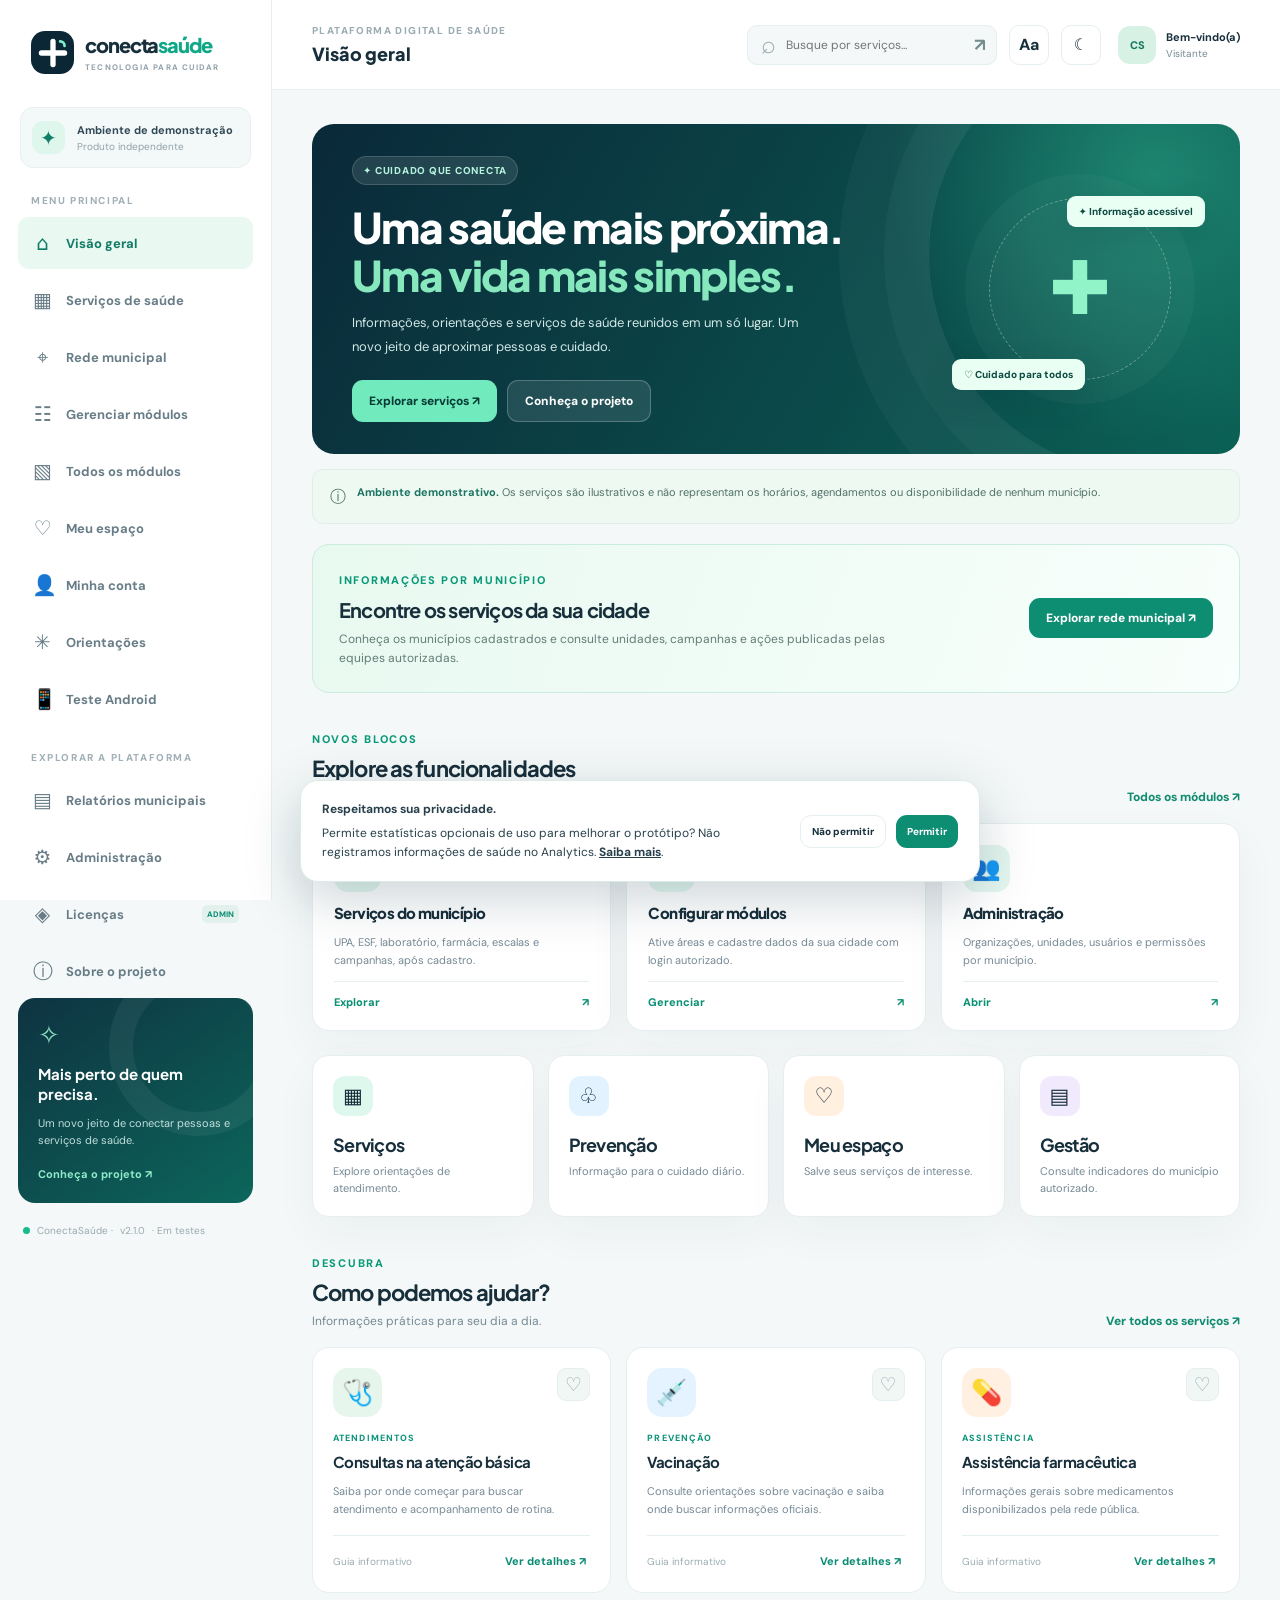
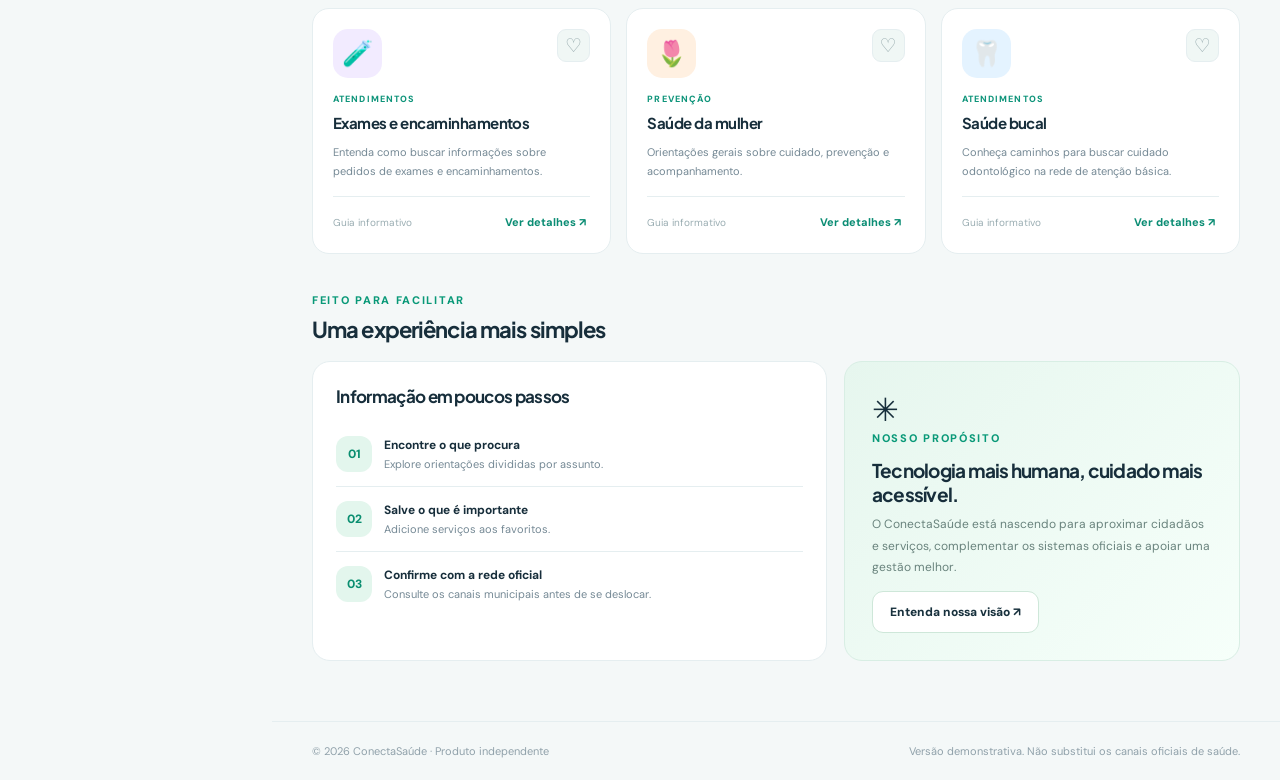
<file: index.html>
<!doctype html>
<html lang="pt-BR">
<head>
  <meta charset="UTF-8">
  <meta name="viewport" content="width=device-width, initial-scale=1, viewport-fit=cover">
  <meta name="theme-color" content="#0b2431">
  <meta name="description" content="ConectaSaúde: serviços, informações e cuidado mais perto de você. Plataforma independente em demonstração.">
  <meta name="color-scheme" content="light dark">
  <meta name="application-name" content="ConectaSaúde">
  <meta name="mobile-web-app-capable" content="yes">
  <meta name="apple-mobile-web-app-capable" content="yes">
  <meta name="apple-mobile-web-app-title" content="ConectaSaúde">
  <meta name="apple-mobile-web-app-status-bar-style" content="default">
  <title>ConectaSaúde | Saúde mais próxima</title>
  <link rel="icon" type="image/png" sizes="192x192" href="./docs/icon-192.png">
  <link rel="icon" type="image/svg+xml" href="./docs/icon.svg">
  <link rel="apple-touch-icon" href="./docs/icon-192.png">
  <link rel="manifest" href="./docs/manifest.webmanifest">
  <link rel="preconnect" href="https://fonts.googleapis.com">
  <link rel="preconnect" href="https://fonts.gstatic.com" crossorigin>
  <link href="https://fonts.googleapis.com/css2?family=DM+Sans:wght@400;500;600;700&family=Plus+Jakarta+Sans:wght@400;500;600;700;800&display=swap" rel="stylesheet">
  <link rel="stylesheet" href="./docs/styles.css">
</head>
<body>
  <div class="app-shell">
    <aside class="sidebar" aria-label="Navegação principal">
      <a class="brand" href="#inicio" aria-label="ConectaSaúde — início">
        <span class="brand-mark" aria-hidden="true"><svg viewBox="0 0 36 36" width="32" height="32" fill="none"><path d="M18 5v26M5 18h26" stroke="currentColor" stroke-width="6" stroke-linecap="round"/><path d="M26 5c2.8 0 5 2.2 5 5" stroke="#7af2cf" stroke-width="3" stroke-linecap="round"/></svg></span>
        <span class="brand-type">conecta<span>saúde</span><small>TECNOLOGIA PARA CUIDAR</small></span>
      </a>
      <div class="workspace">
        <span class="workspace-icon">✦</span>
        <div><strong>Ambiente de demonstração</strong><small>Produto independente</small></div>
      </div>
      <p class="nav-label">MENU PRINCIPAL</p>
      <nav class="sidebar-nav" aria-label="Seções do aplicativo">
        <a href="#inicio" data-nav="inicio"><span aria-hidden="true">⌂</span> Visão geral</a>
        <a href="#servicos" data-nav="servicos"><span aria-hidden="true">▦</span> Serviços de saúde</a>
        <a href="#rede" data-nav="rede"><span aria-hidden="true">⌖</span> Rede municipal</a>
        <a href="#gestao-modulos" data-nav="gestao-modulos"><span aria-hidden="true">☷</span> Gerenciar módulos</a>
        <a href="#modulos" data-nav="modulos"><span aria-hidden="true">▧</span> Todos os módulos</a>
        <a href="#meu-espaco" data-nav="meu-espaco"><span aria-hidden="true">♡</span> Meu espaço</a>
        <a href="#conta" data-nav="conta"><span aria-hidden="true">👤</span> Minha conta</a>
        <a href="#orientacoes" data-nav="orientacoes"><span aria-hidden="true">✳</span> Orientações</a>
        <a href="#teste-android" data-nav="teste-android"><span aria-hidden="true">📱</span> Teste Android</a>
      </nav>
      <p class="nav-label nav-label--second">EXPLORAR A PLATAFORMA</p>
      <nav class="sidebar-nav" aria-label="Ferramentas de demonstração">
        
        
        
        <a href="#gestao" data-nav="gestao"><span aria-hidden="true">▤</span> Relatórios municipais</a>
        <a href="#administracao" data-nav="administracao"><span aria-hidden="true">⚙</span> Administração</a>
        <a href="#assinaturas" data-nav="assinaturas"><span aria-hidden="true">◈</span> Licenças <em>ADMIN</em></a>
        <a href="#sobre" data-nav="sobre"><span aria-hidden="true">ⓘ</span> Sobre o projeto</a>
      </nav>
      <div class="sidebar-bottom">
        <div class="help-card"><span class="help-illustration" aria-hidden="true">✧</span><strong>Mais perto de quem precisa.</strong><p>Um novo jeito de conectar pessoas e serviços de saúde.</p><a href="#sobre">Conheça o projeto <span aria-hidden="true">↗</span></a></div>
        <div class="sidebar-foot"><span class="status-dot"></span> ConectaSaúde · <span data-version-label>v2.1.0</span> · Em testes</div>
      </div>
    </aside>
    <div class="workspace-main">
      <header class="topbar">
        <div class="topbar-location"><span class="topbar-eyebrow">PLATAFORMA DIGITAL DE SAÚDE</span><strong id="pageTitle">Visão geral</strong></div>
        <div class="topbar-actions">
          <form class="top-search" id="globalSearchForm" role="search">
            <span aria-hidden="true">⌕</span>
            <input id="globalSearch" type="search" name="busca" placeholder="Busque por serviços..." aria-label="Buscar serviços de saúde" autocomplete="off">
            <button type="submit" aria-label="Buscar">↗</button>
          </form>
          <button class="icon-button" id="textSizeButton" title="Aumentar texto" aria-label="Alternar tamanho do texto">Aa</button>
          <button class="icon-button" id="themeButton" title="Alternar tema" aria-label="Alternar tema claro e escuro">☾</button>
          <div class="profile-chip" aria-label="Ambiente de demonstração"><span class="avatar">CS</span><span><strong>Bem-vindo(a)</strong><small>Visitante</small></span></div>
        </div>
      </header>
      <div id="connectionState" class="connection-state" role="status" hidden></div>
      <div id="pwaMessage" class="pwa-message" role="status" hidden></div>
      <main id="view" class="page-content" tabindex="-1" aria-live="polite">
        <div class="loading"><span class="loading-dot"></span> Preparando sua experiência...</div>
      </main>
      <footer class="footer"><span>© <span id="year"></span> ConectaSaúde · Produto independente</span><span>Versão demonstrativa. Não substitui os canais oficiais de saúde.</span></footer>
    </div>
    <nav class="bottom-nav" aria-label="Navegação para celular">
      <a href="#inicio" data-nav="inicio"><span aria-hidden="true">⌂</span> Início</a>
      <a href="#rede" data-nav="rede"><span aria-hidden="true">⌖</span> Minha cidade</a>
      <a href="#conta" data-nav="conta"><span aria-hidden="true">👤</span> Minha conta</a>
      <a href="#gestao-modulos" data-nav="gestao-modulos"><span aria-hidden="true">⚙</span> Gestão</a>
      <button type="button" class="mobile-more" id="mobileMenuButton" aria-haspopup="dialog" aria-controls="mobileMenu" aria-expanded="false"><span aria-hidden="true">☷</span> Mais</button>
    </nav>
  </div>
  <dialog id="mobileMenu" class="mobile-menu" aria-label="Todas as áreas do aplicativo">
    <div class="mobile-menu-head"><div><small>CON ECTA SAÚDE</small><h2>Mais opções</h2></div><button type="button" id="mobileMenuClose" class="icon-button" aria-label="Fechar menu">×</button></div>
    <p class="nav-label">PARA VOCÊ</p>
    <div class="mobile-menu-links">
      <a href="#inicio">⌂ Início</a><a href="#rede">⌖ Minha cidade</a><a href="#servicos">✳ Serviços de saúde</a>
      <a href="#conta">👤 Minha conta</a><a href="#meu-espaco">♡ Meu espaço</a><a href="#orientacoes">✚ Orientações</a>
    </div>
    <p class="nav-label">ADMINISTRAÇÃO</p>
    <div class="mobile-menu-links">
      <a href="#gestao-modulos">⚙ Gerenciar módulos</a><a href="#administracao">👥 Administração e acessos</a>
      <a href="#gestao">▤ Relatórios municipais</a><a href="#assinaturas">◈ Licenças</a>
      <a href="#modulos">▧ Todos os módulos</a>
    </div>
    <p class="nav-label">APP NO CELULAR</p>
    <div class="mobile-menu-links">
      <a href="#teste-android">📱 Diagnóstico do Android</a><button type="button" data-pwa-action="install">⬇ Instalar aplicativo</button>
      <button type="button" data-pwa-action="check">↻ Procurar atualização</button>
      <a href="#sobre">ⓘ Sobre o ConectaSaúde</a>
    </div><p class="mobile-menu-version" data-version-label>Versão 2.1.0</p>
  </dialog>
  <dialog id="serviceDialog" class="service-dialog" aria-labelledby="dialogTitle">
    <div id="dialogContent"></div>
  </dialog>
  <div id="toast" class="toast" role="status" aria-live="polite" aria-atomic="true"></div>
  <div id="analyticsBanner" class="consent-banner" hidden></div>
  <script src="./docs/app.js" type="module"></script>
</body>
</html>
</file>
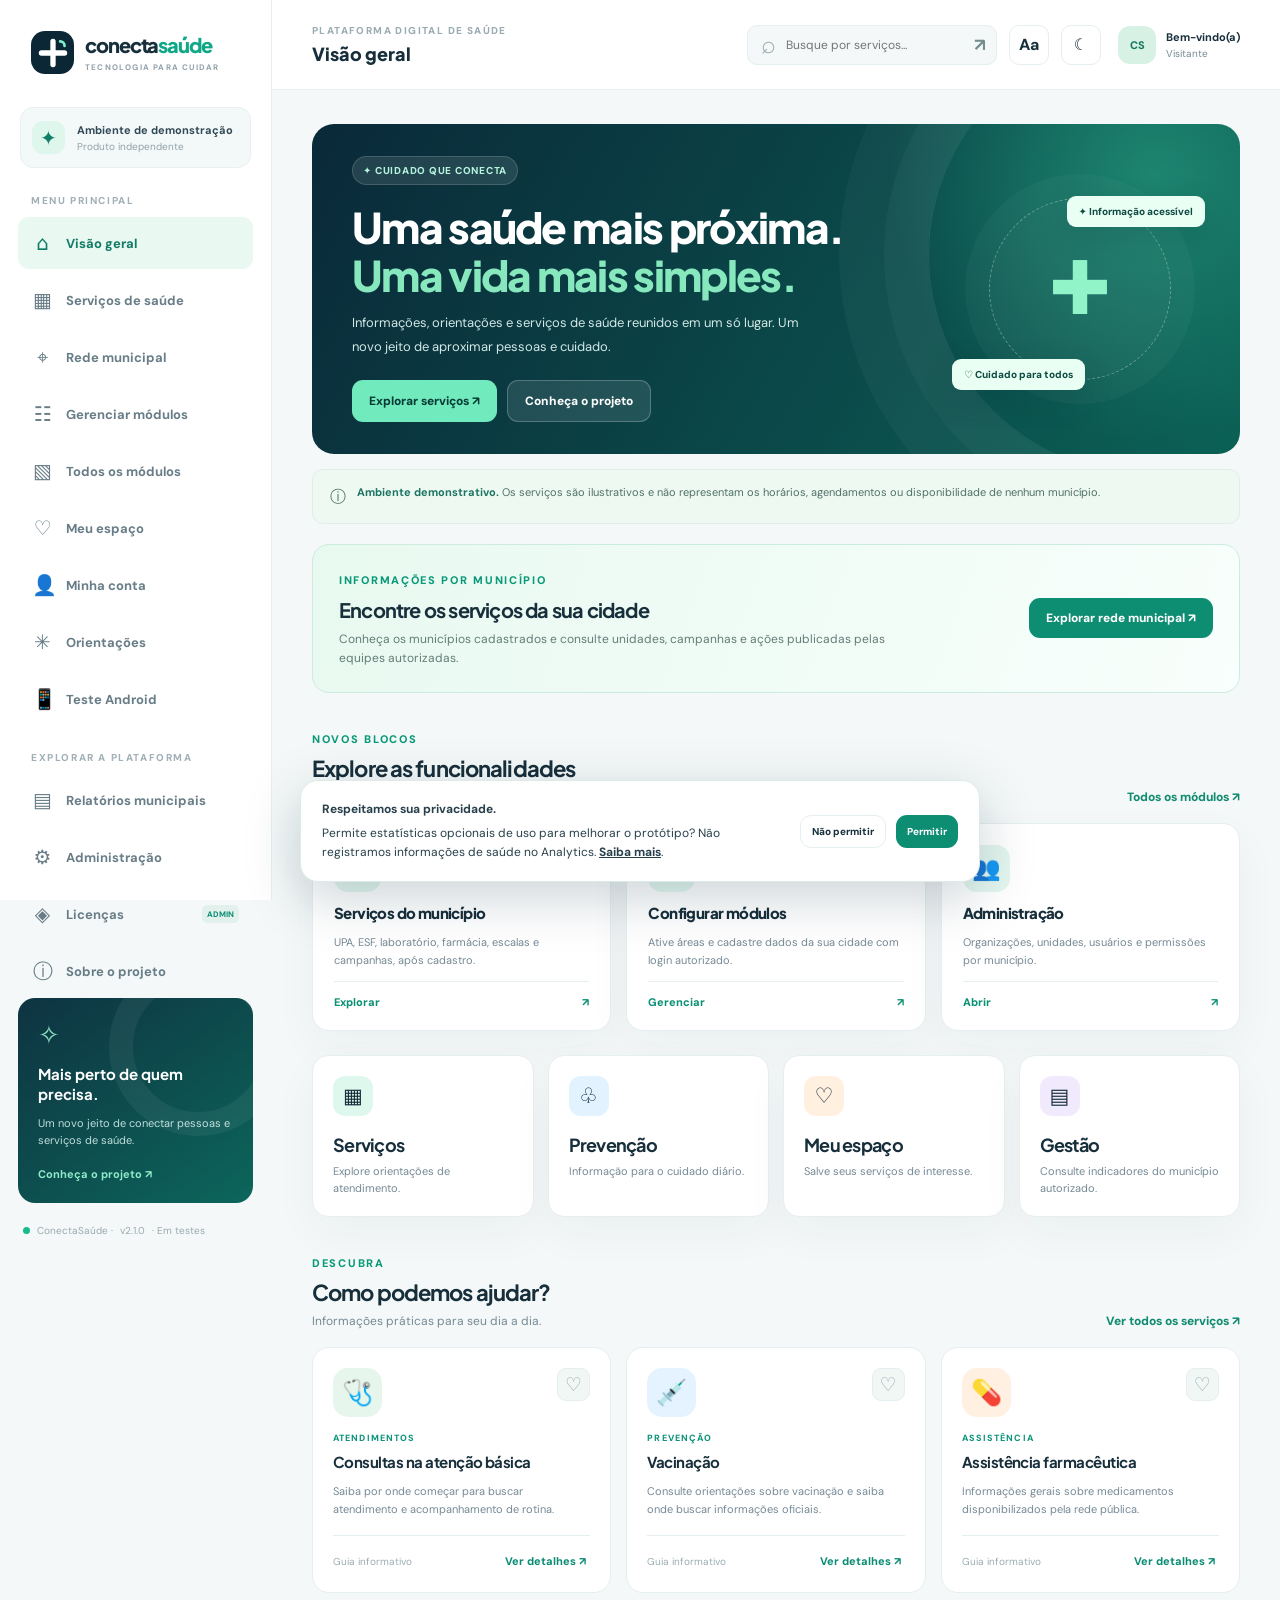
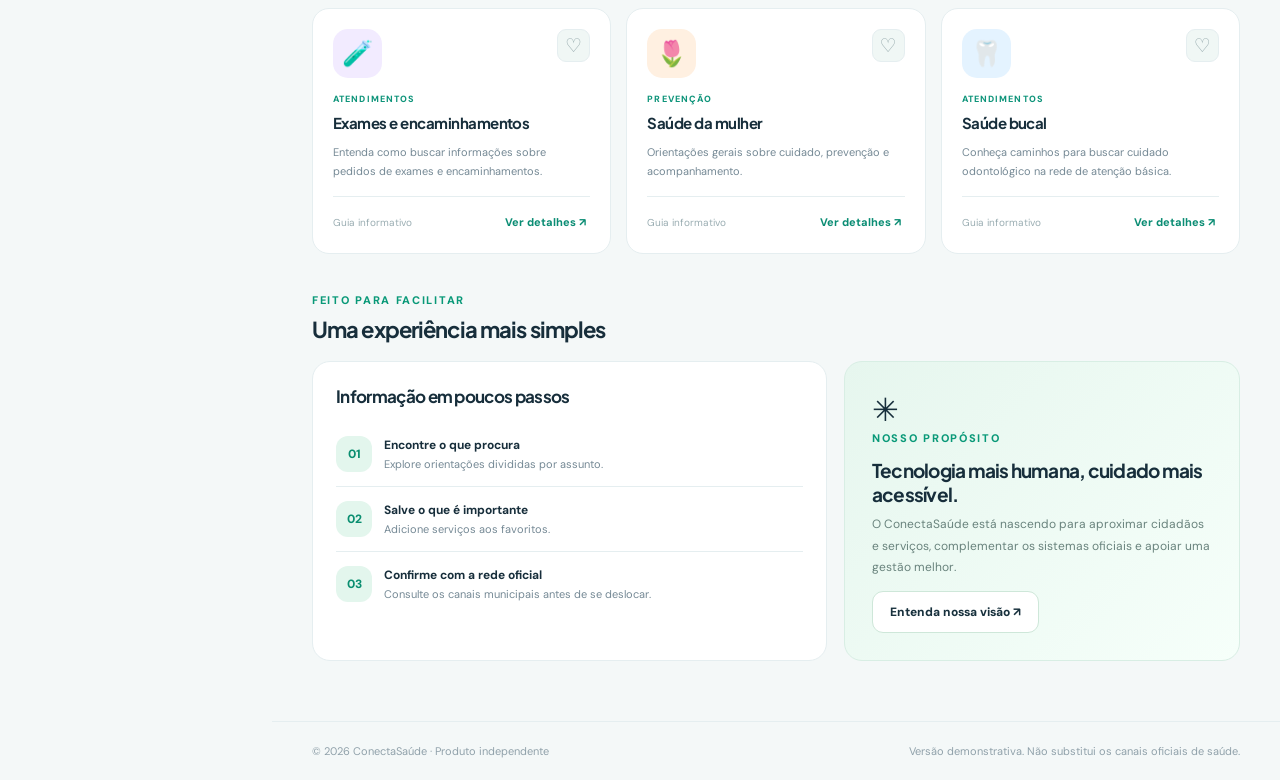
<file: docs/index.html>
<!doctype html>
<html lang="pt-BR">
<head>
  <meta charset="UTF-8">
  <meta name="viewport" content="width=device-width, initial-scale=1, viewport-fit=cover">
  <meta name="theme-color" content="#0b2431">
  <meta name="description" content="ConectaSaúde: serviços, informações e cuidado mais perto de você. Plataforma independente em demonstração.">
  <meta name="color-scheme" content="light dark">
  <meta name="application-name" content="ConectaSaúde">
  <meta name="mobile-web-app-capable" content="yes">
  <meta name="apple-mobile-web-app-capable" content="yes">
  <meta name="apple-mobile-web-app-title" content="ConectaSaúde">
  <meta name="apple-mobile-web-app-status-bar-style" content="default">
  <title>ConectaSaúde | Saúde mais próxima</title>
  <link rel="icon" type="image/png" sizes="192x192" href="./icon-192.png">
  <link rel="icon" type="image/svg+xml" href="./icon.svg">
  <link rel="apple-touch-icon" href="./icon-192.png">
  <link rel="manifest" href="./manifest.webmanifest">
  <link rel="preconnect" href="https://fonts.googleapis.com">
  <link rel="preconnect" href="https://fonts.gstatic.com" crossorigin>
  <link href="https://fonts.googleapis.com/css2?family=DM+Sans:wght@400;500;600;700&family=Plus+Jakarta+Sans:wght@400;500;600;700;800&display=swap" rel="stylesheet">
  <link rel="stylesheet" href="./styles.css">
</head>
<body>
  <div class="app-shell">
    <aside class="sidebar" aria-label="Navegação principal">
      <a class="brand" href="#inicio" aria-label="ConectaSaúde — início">
        <span class="brand-mark" aria-hidden="true"><svg viewBox="0 0 36 36" width="32" height="32" fill="none"><path d="M18 5v26M5 18h26" stroke="currentColor" stroke-width="6" stroke-linecap="round"/><path d="M26 5c2.8 0 5 2.2 5 5" stroke="#7af2cf" stroke-width="3" stroke-linecap="round"/></svg></span>
        <span class="brand-type">conecta<span>saúde</span><small>TECNOLOGIA PARA CUIDAR</small></span>
      </a>
      <div class="workspace">
        <span class="workspace-icon">✦</span>
        <div><strong>Ambiente de demonstração</strong><small>Produto independente</small></div>
      </div>
      <p class="nav-label">MENU PRINCIPAL</p>
      <nav class="sidebar-nav" aria-label="Seções do aplicativo">
        <a href="#inicio" data-nav="inicio"><span aria-hidden="true">⌂</span> Visão geral</a>
        <a href="#servicos" data-nav="servicos"><span aria-hidden="true">▦</span> Serviços de saúde</a>
        <a href="#rede" data-nav="rede"><span aria-hidden="true">⌖</span> Rede municipal</a>
        <a href="#gestao-modulos" data-nav="gestao-modulos"><span aria-hidden="true">☷</span> Gerenciar módulos</a>
        <a href="#modulos" data-nav="modulos"><span aria-hidden="true">▧</span> Todos os módulos</a>
        <a href="#meu-espaco" data-nav="meu-espaco"><span aria-hidden="true">♡</span> Meu espaço</a>
        <a href="#conta" data-nav="conta"><span aria-hidden="true">👤</span> Minha conta</a>
        <a href="#orientacoes" data-nav="orientacoes"><span aria-hidden="true">✳</span> Orientações</a>
        <a href="#teste-android" data-nav="teste-android"><span aria-hidden="true">📱</span> Teste Android</a>
      </nav>
      <p class="nav-label nav-label--second">EXPLORAR A PLATAFORMA</p>
      <nav class="sidebar-nav" aria-label="Ferramentas de demonstração">
        
        
        
        <a href="#gestao" data-nav="gestao"><span aria-hidden="true">▤</span> Relatórios municipais</a>
        <a href="#administracao" data-nav="administracao"><span aria-hidden="true">⚙</span> Administração</a>
        <a href="#assinaturas" data-nav="assinaturas"><span aria-hidden="true">◈</span> Licenças <em>ADMIN</em></a>
        <a href="#sobre" data-nav="sobre"><span aria-hidden="true">ⓘ</span> Sobre o projeto</a>
      </nav>
      <div class="sidebar-bottom">
        <div class="help-card"><span class="help-illustration" aria-hidden="true">✧</span><strong>Mais perto de quem precisa.</strong><p>Um novo jeito de conectar pessoas e serviços de saúde.</p><a href="#sobre">Conheça o projeto <span aria-hidden="true">↗</span></a></div>
        <div class="sidebar-foot"><span class="status-dot"></span> ConectaSaúde · <span data-version-label>v2.1.0</span> · Em testes</div>
      </div>
    </aside>
    <div class="workspace-main">
      <header class="topbar">
        <div class="topbar-location"><span class="topbar-eyebrow">PLATAFORMA DIGITAL DE SAÚDE</span><strong id="pageTitle">Visão geral</strong></div>
        <div class="topbar-actions">
          <form class="top-search" id="globalSearchForm" role="search">
            <span aria-hidden="true">⌕</span>
            <input id="globalSearch" type="search" name="busca" placeholder="Busque por serviços..." aria-label="Buscar serviços de saúde" autocomplete="off">
            <button type="submit" aria-label="Buscar">↗</button>
          </form>
          <button class="icon-button" id="textSizeButton" title="Aumentar texto" aria-label="Alternar tamanho do texto">Aa</button>
          <button class="icon-button" id="themeButton" title="Alternar tema" aria-label="Alternar tema claro e escuro">☾</button>
          <div class="profile-chip" aria-label="Ambiente de demonstração"><span class="avatar">CS</span><span><strong>Bem-vindo(a)</strong><small>Visitante</small></span></div>
        </div>
      </header>
      <div id="connectionState" class="connection-state" role="status" hidden></div>
      <div id="pwaMessage" class="pwa-message" role="status" hidden></div>
      <main id="view" class="page-content" tabindex="-1" aria-live="polite">
        <div class="loading"><span class="loading-dot"></span> Preparando sua experiência...</div>
      </main>
      <footer class="footer"><span>© <span id="year"></span> ConectaSaúde · Produto independente</span><span>Versão demonstrativa. Não substitui os canais oficiais de saúde.</span></footer>
    </div>
    <nav class="bottom-nav" aria-label="Navegação para celular">
      <a href="#inicio" data-nav="inicio"><span aria-hidden="true">⌂</span> Início</a>
      <a href="#rede" data-nav="rede"><span aria-hidden="true">⌖</span> Minha cidade</a>
      <a href="#conta" data-nav="conta"><span aria-hidden="true">👤</span> Minha conta</a>
      <a href="#gestao-modulos" data-nav="gestao-modulos"><span aria-hidden="true">⚙</span> Gestão</a>
      <button type="button" class="mobile-more" id="mobileMenuButton" aria-haspopup="dialog" aria-controls="mobileMenu" aria-expanded="false"><span aria-hidden="true">☷</span> Mais</button>
    </nav>
  </div>
  <dialog id="mobileMenu" class="mobile-menu" aria-label="Todas as áreas do aplicativo">
    <div class="mobile-menu-head"><div><small>CON ECTA SAÚDE</small><h2>Mais opções</h2></div><button type="button" id="mobileMenuClose" class="icon-button" aria-label="Fechar menu">×</button></div>
    <p class="nav-label">PARA VOCÊ</p>
    <div class="mobile-menu-links">
      <a href="#inicio">⌂ Início</a><a href="#rede">⌖ Minha cidade</a><a href="#servicos">✳ Serviços de saúde</a>
      <a href="#conta">👤 Minha conta</a><a href="#meu-espaco">♡ Meu espaço</a><a href="#orientacoes">✚ Orientações</a>
    </div>
    <p class="nav-label">ADMINISTRAÇÃO</p>
    <div class="mobile-menu-links">
      <a href="#gestao-modulos">⚙ Gerenciar módulos</a><a href="#administracao">👥 Administração e acessos</a>
      <a href="#gestao">▤ Relatórios municipais</a><a href="#assinaturas">◈ Licenças</a>
      <a href="#modulos">▧ Todos os módulos</a>
    </div>
    <p class="nav-label">APP NO CELULAR</p>
    <div class="mobile-menu-links">
      <a href="#teste-android">📱 Diagnóstico do Android</a><button type="button" data-pwa-action="install">⬇ Instalar aplicativo</button>
      <button type="button" data-pwa-action="check">↻ Procurar atualização</button>
      <a href="#sobre">ⓘ Sobre o ConectaSaúde</a>
    </div><p class="mobile-menu-version" data-version-label>Versão 2.1.0</p>
  </dialog>
  <dialog id="serviceDialog" class="service-dialog" aria-labelledby="dialogTitle">
    <div id="dialogContent"></div>
  </dialog>
  <div id="toast" class="toast" role="status" aria-live="polite" aria-atomic="true"></div>
  <div id="analyticsBanner" class="consent-banner" hidden></div>
  <script src="./app.js" type="module"></script>
</body>
</html>
</file>
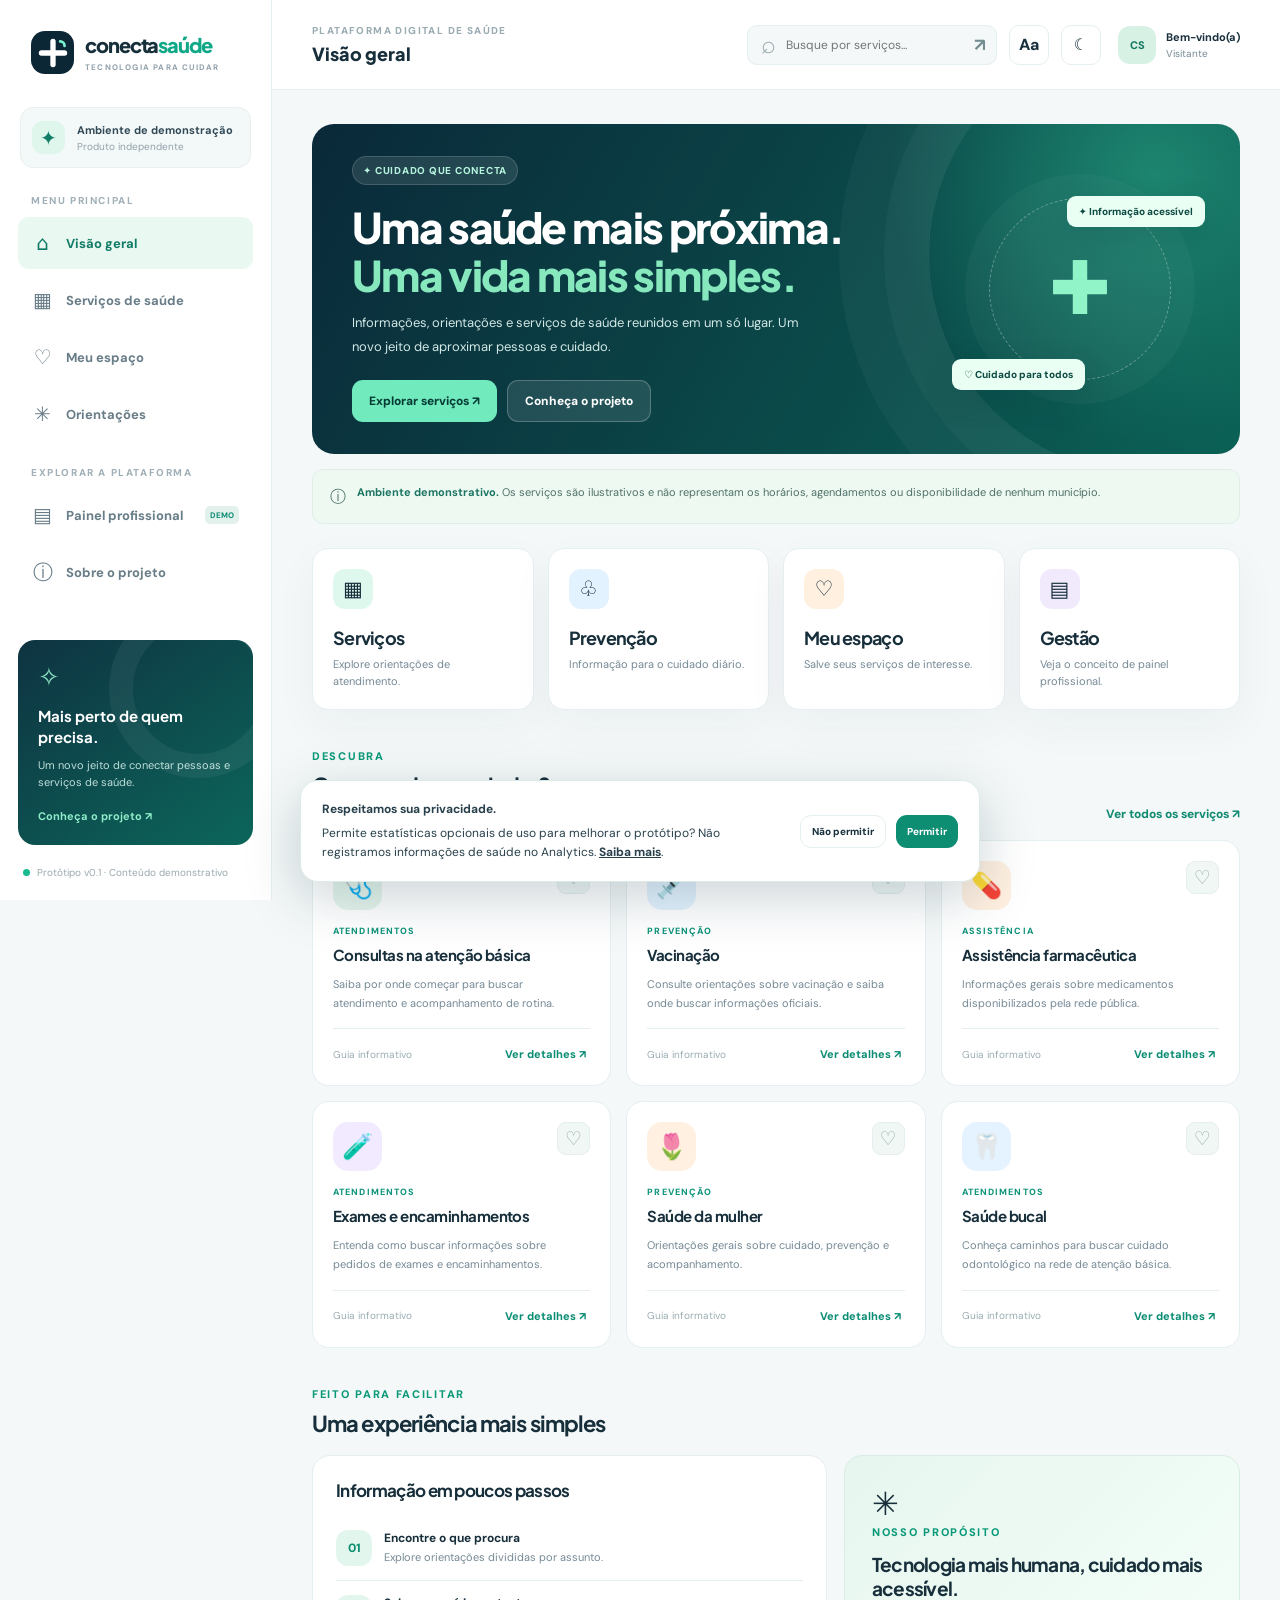
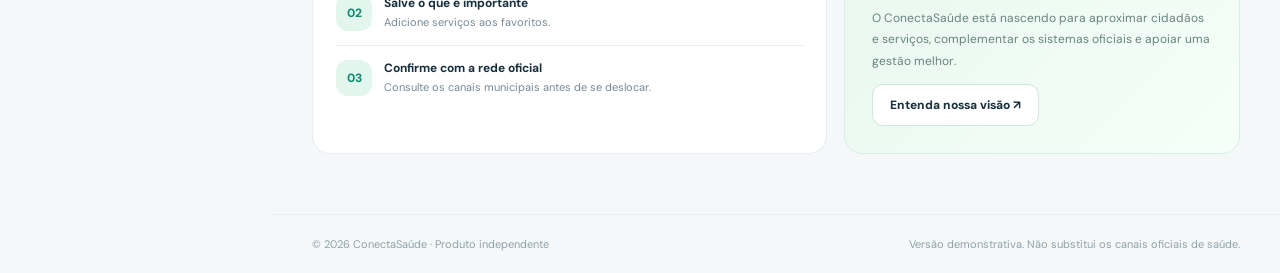
<file: public/index.html>
<!doctype html>
<html lang="pt-BR">
<head>
  <meta charset="UTF-8">
  <meta name="viewport" content="width=device-width, initial-scale=1, viewport-fit=cover">
  <meta name="theme-color" content="#0b2431">
  <meta name="description" content="ConectaSaúde: serviços, informações e cuidado mais perto de você. Plataforma independente em demonstração.">
  <meta name="color-scheme" content="light dark">
  <title>ConectaSaúde | Saúde mais próxima</title>
  <link rel="icon" type="image/svg+xml" href="./icon.svg">
  <link rel="manifest" href="./manifest.webmanifest">
  <link rel="preconnect" href="https://fonts.googleapis.com">
  <link rel="preconnect" href="https://fonts.gstatic.com" crossorigin>
  <link href="https://fonts.googleapis.com/css2?family=DM+Sans:wght@400;500;600;700&family=Plus+Jakarta+Sans:wght@400;500;600;700;800&display=swap" rel="stylesheet">
  <link rel="stylesheet" href="./styles.css">
</head>
<body>
  <div class="app-shell">
    <aside class="sidebar" aria-label="Navegação principal">
      <a class="brand" href="#inicio" aria-label="ConectaSaúde — início">
        <span class="brand-mark" aria-hidden="true"><svg viewBox="0 0 36 36" width="32" height="32" fill="none"><path d="M18 5v26M5 18h26" stroke="currentColor" stroke-width="6" stroke-linecap="round"/><path d="M26 5c2.8 0 5 2.2 5 5" stroke="#7af2cf" stroke-width="3" stroke-linecap="round"/></svg></span>
        <span class="brand-type">conecta<span>saúde</span><small>TECNOLOGIA PARA CUIDAR</small></span>
      </a>
      <div class="workspace">
        <span class="workspace-icon">✦</span>
        <div><strong>Ambiente de demonstração</strong><small>Produto independente</small></div>
      </div>
      <p class="nav-label">MENU PRINCIPAL</p>
      <nav class="sidebar-nav" aria-label="Seções do aplicativo">
        <a href="#inicio" data-nav="inicio"><span aria-hidden="true">⌂</span> Visão geral</a>
        <a href="#servicos" data-nav="servicos"><span aria-hidden="true">▦</span> Serviços de saúde</a>
        <a href="#meu-espaco" data-nav="meu-espaco"><span aria-hidden="true">♡</span> Meu espaço</a>
        <a href="#orientacoes" data-nav="orientacoes"><span aria-hidden="true">✳</span> Orientações</a>
      </nav>
      <p class="nav-label nav-label--second">EXPLORAR A PLATAFORMA</p>
      <nav class="sidebar-nav" aria-label="Ferramentas de demonstração">
        <a href="#gestao" data-nav="gestao"><span aria-hidden="true">▤</span> Painel profissional <em>DEMO</em></a>
        <a href="#sobre" data-nav="sobre"><span aria-hidden="true">ⓘ</span> Sobre o projeto</a>
      </nav>
      <div class="sidebar-bottom">
        <div class="help-card"><span class="help-illustration" aria-hidden="true">✧</span><strong>Mais perto de quem precisa.</strong><p>Um novo jeito de conectar pessoas e serviços de saúde.</p><a href="#sobre">Conheça o projeto <span aria-hidden="true">↗</span></a></div>
        <div class="sidebar-foot"><span class="status-dot"></span> Protótipo v0.1 · Conteúdo demonstrativo</div>
      </div>
    </aside>
    <div class="workspace-main">
      <header class="topbar">
        <div class="topbar-location"><span class="topbar-eyebrow">PLATAFORMA DIGITAL DE SAÚDE</span><strong id="pageTitle">Visão geral</strong></div>
        <div class="topbar-actions">
          <form class="top-search" id="globalSearchForm" role="search">
            <span aria-hidden="true">⌕</span>
            <input id="globalSearch" type="search" name="busca" placeholder="Busque por serviços..." aria-label="Buscar serviços de saúde" autocomplete="off">
            <button type="submit" aria-label="Buscar">↗</button>
          </form>
          <button class="icon-button" id="textSizeButton" title="Aumentar texto" aria-label="Alternar tamanho do texto">Aa</button>
          <button class="icon-button" id="themeButton" title="Alternar tema" aria-label="Alternar tema claro e escuro">☾</button>
          <div class="profile-chip" aria-label="Ambiente de demonstração"><span class="avatar">CS</span><span><strong>Bem-vindo(a)</strong><small>Visitante</small></span></div>
        </div>
      </header>
      <main id="view" class="page-content" tabindex="-1" aria-live="polite">
        <div class="loading"><span class="loading-dot"></span> Preparando sua experiência...</div>
      </main>
      <footer class="footer"><span>© <span id="year"></span> ConectaSaúde · Produto independente</span><span>Versão demonstrativa. Não substitui os canais oficiais de saúde.</span></footer>
    </div>
    <nav class="bottom-nav" aria-label="Navegação para celular">
      <a href="#inicio" data-nav="inicio"><span>⌂</span> Início</a>
      <a href="#servicos" data-nav="servicos"><span>▦</span> Serviços</a>
      <a href="#meu-espaco" data-nav="meu-espaco"><span>♡</span> Meu espaço</a>
      <a href="#gestao" data-nav="gestao"><span>▤</span> Gestão</a>
    </nav>
  </div>
  <dialog id="serviceDialog" class="service-dialog" aria-labelledby="dialogTitle">
    <div id="dialogContent"></div>
  </dialog>
  <div id="toast" class="toast" role="status" aria-live="polite" aria-atomic="true"></div>
  <div id="analyticsBanner" class="consent-banner" hidden></div>
  <script src="./app.js" type="module"></script>
</body>
</html>
</file>
<file: docs/styles.css>
:root{font-family:"DM Sans",system-ui,-apple-system,sans-serif;color:#172e3b;background:#f4f8f8;font-synthesis:none;--bg:#f4f8f8;--surface:#fff;--surface-alt:#f0f7f5;--text:#18313d;--muted:#758995;--line:#e5eef0;--brand:#0f846e;--brand-dark:#0b665b;--dark:#0b2634;--mint:#e6f8ef;--shadow:0 16px 45px rgba(22,49,59,.045)}
*{box-sizing:border-box}html{scroll-behavior:smooth}body{margin:0;min-width:320px}button,input,select{font:inherit}button{cursor:pointer}a{text-decoration:none;color:inherit}h1,h2,h3,h4,p{margin-top:0}h1,h2,h3,h4{font-family:"Plus Jakarta Sans",sans-serif;letter-spacing:-.04em}button:focus-visible,a:focus-visible,input:focus-visible{outline:3px solid #70d6b7;outline-offset:3px}button:disabled{opacity:.55;cursor:not-allowed}
.app-shell{display:grid;grid-template-columns:272px minmax(0,1fr);min-height:100vh}.sidebar{background:#fff;border-right:1px solid var(--line);padding:31px 18px 20px;display:flex;flex-direction:column;min-height:100vh;position:sticky;top:0;height:100vh}.brand{display:flex;gap:11px;align-items:center;padding:0 13px 33px}.brand-mark{width:43px;height:43px;display:grid;place-items:center;background:var(--dark);color:#fff;border-radius:14px}.brand-type{font-family:"Plus Jakarta Sans",sans-serif;color:#162f3b;font-weight:800;font-size:20px;letter-spacing:-1.1px;line-height:1}.brand-type>span{color:#0fa887}.brand-type small{display:block;font-family:"DM Sans",sans-serif;font-weight:700;letter-spacing:1.2px;font-size:8px;color:#91a0a9;margin-top:8px}.workspace{margin:0 2px 26px;display:flex;align-items:center;gap:12px;background:#f3f8f8;border:1px solid #e9f0f0;border-radius:13px;padding:13px 11px}.workspace-icon{width:33px;height:33px;display:grid;place-items:center;border-radius:11px;background:#def6eb;color:#107d67;font-size:20px}.workspace strong{display:block;font-size:11px;color:#314956}.workspace small{display:block;margin-top:3px;font-size:10px;color:#92a2a9}.nav-label{margin:0 13px 10px;font-size:10px;letter-spacing:1.6px;font-weight:800;color:#a1b0b8}.nav-label--second{margin-top:26px}.sidebar-nav{display:grid;gap:5px}.sidebar-nav a{padding:13px 14px;color:#687d87;display:flex;align-items:center;gap:13px;font-size:13px;font-weight:700;border-radius:11px;transition:.18s}.sidebar-nav a>span{font-size:20px;width:21px;text-align:center;font-weight:400}.sidebar-nav a.active,.sidebar-nav a:hover{background:#e9f8f1;color:#117b66}.sidebar-nav em{font-size:8px;margin-left:auto;background:#e2f1ec;padding:4px 5px;border-radius:5px;font-style:normal;color:#0a8b73}.sidebar-bottom{margin-top:auto}.help-card{background:linear-gradient(145deg,#0e3341,#0c665b);border-radius:17px;padding:20px;color:#fff;position:relative;overflow:hidden}.help-card:after{content:"";position:absolute;right:-34px;top:-40px;width:130px;height:130px;border:24px solid #ffffff0e;border-radius:50%}.help-illustration{font-size:26px;color:#8ce1c2;display:block;margin-bottom:12px}.help-card strong{font:700 15px/1.35 "Plus Jakarta Sans",sans-serif;display:block;max-width:156px}.help-card p{font-size:11px;line-height:1.6;color:#c0dfdb;margin:10px 0 12px}.help-card a{font-size:11px;font-weight:700;color:#8fecc9}.sidebar-foot{font-size:10px;color:#99a9af;display:flex;gap:7px;align-items:center;margin:21px 5px 1px}.status-dot{width:7px;height:7px;border-radius:50%;background:#17bb8d}
.workspace-main{min-width:0;display:flex;flex-direction:column}.topbar{height:90px;background:var(--surface);border-bottom:1px solid var(--line);padding:0 40px;display:flex;align-items:center;justify-content:space-between;gap:20px}.topbar-location{display:flex;flex-direction:column;gap:6px}.topbar-eyebrow{font-size:10px;font-weight:800;color:#9aabb2;letter-spacing:1.4px}.topbar-location strong{font:800 18px/1.2 "Plus Jakarta Sans",sans-serif}.topbar-actions{display:flex;align-items:center;gap:12px}.top-search{height:40px;display:flex;align-items:center;gap:8px;border:1px solid var(--line);border-radius:10px;background:var(--bg);padding:0 6px 0 13px}.top-search>span{font-size:25px;line-height:0;color:#9babaf}.top-search input{background:transparent;border:0;outline:0;width:178px;font-size:12px;color:var(--text)}.top-search button{border:0;background:transparent;color:#738e91;font-weight:700;font-size:18px;padding:4px}.icon-button{border:1px solid var(--line);background:var(--surface);border-radius:10px;color:var(--text);height:40px;min-width:40px;font-weight:800}.icon-button:hover{background:var(--surface-alt)}.profile-chip{display:flex;align-items:center;gap:10px;margin-left:5px}.avatar{width:38px;height:38px;border-radius:12px;background:#d8f1e5;color:#13785f;display:grid;place-items:center;font-size:11px;font-weight:800}.profile-chip strong,.profile-chip small{display:block;white-space:nowrap}.profile-chip strong{font-size:11px}.profile-chip small{color:var(--muted);font-size:10px;margin-top:3px}
.page-content{flex:1;max-width:1510px;width:100%;margin:auto;padding:34px 40px 60px}.footer{padding:22px 40px;display:flex;justify-content:space-between;gap:20px;font-size:11px;color:#90a1aa;border-top:1px solid var(--line);margin-top:auto}.bottom-nav{display:none}.section-kicker{text-transform:uppercase;font-size:11px;letter-spacing:1.7px;color:#099978;font-weight:800}.section-head{display:flex;align-items:end;justify-content:space-between;gap:18px;margin:34px 0 18px}.section-head h2{margin:6px 0 0;font-size:22px}.section-head p{margin:7px 0 0;font-size:12px;color:var(--muted)}.text-link{font-weight:800;font-size:12px;color:#108b72;white-space:nowrap}.text-link:hover{text-decoration:underline}.eyebrow{display:inline-flex;align-items:center;gap:8px;padding:7px 10px;border-radius:40px;background:#ffffff1b;border:1px solid #ffffff26;font-size:10px;font-weight:800;letter-spacing:.75px;color:#b5f4dc}
.hero{background:radial-gradient(circle at 91% 16%,#1d8570 0,transparent 30%),linear-gradient(120deg,#0a2939,#0b6155);border-radius:22px;color:#fff;min-height:270px;padding:32px 40px;position:relative;overflow:hidden;display:flex;align-items:center;justify-content:space-between;gap:15px}.hero:after{content:"";position:absolute;width:440px;height:440px;border:1px solid #ffffff15;border-radius:50%;right:-130px;top:-90px;box-shadow:0 0 0 44px #ffffff08,0 0 0 89px #ffffff08}.hero-copy{max-width:575px;z-index:1}.hero h1{font-size:clamp(27px,3.3vw,43px);line-height:1.14;margin:18px 0 12px;font-weight:800}.hero h1 span{color:#87e7bd}.hero p{font-size:13px;line-height:1.8;color:#d2e8e5;max-width:450px;margin-bottom:22px}.hero-actions,.button-row{display:flex;gap:10px;flex-wrap:wrap}.btn{border:0;border-radius:11px;padding:12px 17px;display:inline-flex;justify-content:center;align-items:center;gap:9px;font-weight:800;font-size:12px;transition:transform .15s,background .15s}.btn:hover{transform:translateY(-1px)}.btn-primary{background:#71ebbd;color:#073b35}.btn-primary:hover{background:#a5fbd5}.btn-light{background:#ffffff1a;color:#fff;border:1px solid #ffffff3b}.btn-outline{background:var(--surface);border:1px solid var(--line);color:var(--text)}.btn-solid{background:#0d8d72;color:#fff}.hero-visual{width:240px;height:215px;display:grid;place-items:center;position:relative;z-index:1;flex-shrink:0}.hero-orbit{height:182px;width:182px;border-radius:50%;border:1px dashed #ffffff55;display:grid;place-items:center;background:#ffffff0c;box-shadow:0 0 0 24px #ffffff08}.hero-heart{font-size:74px;font-weight:700;color:#91f4c9;line-height:1}.float-pill{position:absolute;display:flex;align-items:center;gap:7px;color:#0e4b43;background:#eafff3;box-shadow:0 10px 30px #092e3430;font-size:10px;font-weight:800;padding:9px 12px;border-radius:9px}.float-pill--one{top:14px;right:-5px}.float-pill--two{bottom:7px;left:-8px}
.notice{display:flex;align-items:flex-start;gap:11px;padding:13px 17px;border:1px solid #e1eee7;background:#eef9f2;border-radius:11px;color:#4f7169;font-size:11px;line-height:1.7;margin:15px 0 0}.notice strong{color:#1c7462}.notice-icon{font-size:16px;flex-shrink:0}.stats-grid{display:grid;grid-template-columns:repeat(4,minmax(0,1fr));gap:14px;margin-top:24px}.stat-card{background:var(--surface);border:1px solid var(--line);border-radius:16px;padding:20px;box-shadow:var(--shadow)}.stat-icon{width:40px;height:40px;display:grid;place-items:center;border-radius:12px;margin-bottom:17px;font-size:21px}.stat-icon--mint{background:#dff8ee}.stat-icon--blue{background:#e3f2ff}.stat-icon--peach{background:#fff0e0}.stat-icon--violet{background:#f1eafd}.stat-card h3{font-size:18px;margin:0 0 7px}.stat-card p{font-size:11px;color:var(--muted);margin:0;line-height:1.5}
.service-grid{display:grid;grid-template-columns:repeat(3,minmax(0,1fr));gap:15px}.service-card{background:var(--surface);border:1px solid var(--line);border-radius:17px;padding:20px;min-width:0;display:flex;flex-direction:column;transition:transform .18s,box-shadow .18s}.service-card:hover{transform:translateY(-3px);box-shadow:0 18px 35px #092e3412}.service-top{display:flex;justify-content:space-between;align-items:flex-start;margin-bottom:15px}.service-icon{width:49px;height:49px;display:grid;place-items:center;border-radius:15px;font-size:25px;background:#e6f6ed}.service-icon[data-tone="blue"]{background:#e4f3ff}.service-icon[data-tone="peach"]{background:#fff0e1}.service-icon[data-tone="violet"]{background:#f2ebff}.favorite-btn{height:33px;width:33px;display:grid;place-items:center;border-radius:9px;background:var(--surface-alt);border:1px solid var(--line);font-size:19px;color:#95a9ac}.favorite-btn.is-favorite{background:#fff0ee;color:#df6d6d;border-color:#fce1dd}.service-card .category{font-size:9px;text-transform:uppercase;letter-spacing:1.1px;font-weight:800;color:#0e947a}.service-card h3{font-size:15px;margin:7px 0 9px;line-height:1.45;letter-spacing:-.035em}.service-card p{font-size:11px;color:var(--muted);line-height:1.7;flex:1;margin-bottom:16px}.service-bottom{display:flex;align-items:center;justify-content:space-between;gap:9px;padding-top:14px;border-top:1px solid var(--line)}.service-bottom small{font-size:10px;color:#9aadb2}.service-bottom button{font-size:11px;font-weight:800;border:0;background:none;color:#0b8d74;padding:4px}
.split-grid{display:grid;grid-template-columns:minmax(0,1.3fr) minmax(260px,1fr);gap:17px}.panel{background:var(--surface);border:1px solid var(--line);border-radius:18px;padding:23px}.panel h3{font-size:17px;margin-bottom:15px}.panel p{font-size:12px;line-height:1.8;color:var(--muted)}.step-row{display:flex;align-items:center;gap:12px;padding:14px 0;border-bottom:1px solid var(--line)}.step-row:last-child{border:0}.step-number{background:#e3f6ed;color:#0a8e70;border-radius:12px;display:grid;place-items:center;flex:0 0 36px;height:36px;font-weight:800;font-size:12px}.step-row strong{display:block;font-size:12px}.step-row small{display:block;margin-top:4px;font-size:11px;color:var(--muted);line-height:1.4}.feature-panel{background:linear-gradient(135deg,#e6f6ee,#f6fffa);border:1px solid #d8eee4;border-radius:18px;padding:27px}.feature-panel h3{font-size:19px;margin:13px 0 8px}.feature-panel p{font-size:12px;line-height:1.8;color:#69837d}.feature-panel .feature-icon{font-size:32px}.feature-panel .btn-outline{border:1px solid #cee7d9}
.page-heading{display:flex;justify-content:space-between;align-items:flex-start;gap:20px;margin:4px 0 22px}.page-heading h1{font-size:clamp(24px,3vw,34px);margin:6px 0 8px}.page-heading p{font-size:13px;color:var(--muted);line-height:1.7;max-width:700px;margin:0}.pill{display:inline-flex;align-items:center;background:#e6f7ef;color:#11836b;border-radius:100px;padding:7px 11px;white-space:nowrap;font-size:10px;font-weight:800}.filter-bar{display:flex;flex-wrap:wrap;gap:9px;margin:18px 0 22px}.filter-btn{border:1px solid var(--line);border-radius:100px;background:var(--surface);color:#728792;padding:10px 16px;font-size:11px;font-weight:800}.filter-btn.active,.filter-btn:hover{background:#0d846b;color:#fff;border-color:#0d846b}.search-inline{display:flex;align-items:center;gap:10px;padding:12px 14px;border:1px solid var(--line);background:var(--surface);border-radius:12px;width:100%;max-width:430px;margin:16px 0}.search-inline input{border:0;outline:0;flex:1;color:var(--text);background:transparent;font-size:12px;min-width:0}.empty-state{text-align:center;padding:52px 24px;background:var(--surface);border:1px dashed #cadae0;border-radius:18px;color:var(--muted)}.empty-state strong{display:block;color:var(--text);font-size:15px;margin:12px 0 7px}.empty-state p{font-size:12px;line-height:1.7}.mini-list{display:grid;gap:9px}.check-row{display:flex;gap:12px;align-items:center;padding:13px;border:1px solid var(--line);border-radius:12px;background:var(--surface)}.check-row input{accent-color:#0c9274;width:17px;height:17px}.check-row span{font-size:12px;font-weight:600}.check-row.checked span{text-decoration:line-through;color:var(--muted)}.resource-card{display:flex;flex-direction:column;gap:10px;padding:20px;background:var(--surface);border:1px solid var(--line);border-radius:16px}.resource-card .resource-emoji{font-size:25px}.resource-card h3{font-size:15px;margin:0}.resource-card p{font-size:12px;line-height:1.7;color:var(--muted);margin:0;flex:1}.resource-card a{font-size:12px;font-weight:800;color:#0b8e73}.resources-grid{display:grid;grid-template-columns:repeat(3,minmax(0,1fr));gap:15px}.disclaimer{background:#fff8e9;border:1px solid #f6e8c5;color:#87663b;border-radius:11px;padding:13px 16px;font-size:11px;line-height:1.7;margin:0 0 20px}.metrics-grid{display:grid;grid-template-columns:repeat(3,1fr);gap:14px}.metric{padding:22px;background:var(--surface);border:1px solid var(--line);border-radius:17px}.metric span{display:block;font-size:11px;color:var(--muted);font-weight:700}.metric strong{font:800 33px "Plus Jakarta Sans",sans-serif;letter-spacing:-1.5px;display:block;margin:10px 0 6px}.metric small{font-size:10px;color:#138d70;font-weight:700}.bar-chart{display:flex;align-items:end;justify-content:space-around;gap:13px;height:190px;border-bottom:1px solid var(--line);padding:12px 5px 0}.bar-column{display:flex;align-items:center;flex-direction:column;justify-content:end;height:100%;flex:1;gap:9px}.bar-shape{background:linear-gradient(#35c99e,#087866);border-radius:9px 9px 0 0;width:65%;max-width:50px;min-height:4px}.bar-column small{font-size:10px;color:var(--muted)}.table-like{width:100%;border-collapse:collapse}.table-like td,.table-like th{border-bottom:1px solid var(--line);padding:14px 8px;text-align:left;font-size:11px}.table-like th{color:var(--muted);font-weight:800}.table-like tr:last-child td{border-bottom:0}.table-like td:last-child{text-align:right}.tag{padding:5px 9px;background:#e9f8ef;border-radius:7px;color:#118769;font-size:10px;font-weight:800}.tag.warn{background:#fff2db;color:#a77930}
.service-dialog{width:min(510px,calc(100vw - 32px));border:1px solid var(--line);border-radius:21px;box-shadow:0 40px 100px #0b29384a;background:var(--surface);color:var(--text);padding:28px;max-height:min(80vh,740px)}.service-dialog::backdrop{background:#0c293dc4;backdrop-filter:blur(4px)}.dialog-close{float:right;background:var(--surface-alt);color:var(--text);border:0;border-radius:10px;height:32px;width:32px;font-size:20px}.dialog-emoji{font-size:39px;margin:9px 0}.service-dialog h2{font-size:22px;margin:9px 0}.service-dialog p,.service-dialog li{font-size:12px;color:var(--muted);line-height:1.85}.service-dialog ul{padding-left:19px}.service-dialog .btn{margin-top:6px}
.toast{position:fixed;bottom:28px;right:26px;background:#0a3441;color:#fff;padding:13px 18px;border-radius:12px;font-size:12px;box-shadow:0 20px 40px #102f3a38;z-index:15;opacity:0;transform:translateY(20px);pointer-events:none;transition:.25s;max-width:320px}.toast.show{opacity:1;transform:translateY(0)}.consent-banner{position:fixed;z-index:20;bottom:18px;left:50%;transform:translateX(-50%);width:min(680px,calc(100vw - 30px));padding:19px 21px;box-shadow:0 15px 55px #092d3b35;border-radius:18px;background:#fff;color:#28404b;border:1px solid #dcebe7;display:flex;align-items:center;gap:18px}.consent-banner[hidden]{display:none}.consent-banner p{font-size:12px;line-height:1.6;margin:0;flex:1}.consent-banner strong{display:block;margin-bottom:4px}.consent-banner .button-row{flex-shrink:0}.consent-banner .btn{padding:9px 11px;font-size:10px}.loading{min-height:240px;display:flex;align-items:center;justify-content:center;gap:12px;color:var(--muted);font-size:13px}.loading-dot{width:11px;height:11px;border-radius:50%;background:#1bba96;box-shadow:0 0 0 5px #1bba9619}
body.dark{--bg:#0e1b24;--surface:#142935;--surface-alt:#193640;--text:#e7f4f2;--muted:#a3b6bc;--line:#26414b;--brand:#47cead;--shadow:none;color:var(--text);background:var(--bg)}body.dark .sidebar{background:var(--surface)}body.dark .brand-type{color:var(--text)}body.dark .workspace{background:#1e3945;border-color:var(--line)}body.dark .workspace strong,body.dark .topbar-location strong{color:var(--text)}body.dark .sidebar-nav a.active,body.dark .sidebar-nav a:hover{background:#193e3a;color:#83efc4}body.dark .notice{background:#183c35;border-color:#255648;color:#abdbca}body.dark .notice strong{color:#8af4d0}body.dark .feature-panel{background:#184037;border-color:#275b4b}body.dark .feature-panel p{color:#b6d6cd}body.dark .disclaimer{background:#4a391d;border-color:#6c542d;color:#eed4a8}body.dark .consent-banner{background:#19333d;color:#fff;border-color:#28535b}body.dark .brand-mark{background:#266756}
body.large-text{font-size:115%}body.large-text .service-card p,body.large-text .panel p,body.large-text .resource-card p{font-size:13px}body.large-text .sidebar-nav a,body.large-text .stat-card p{font-size:14px}body.large-text .service-card h3{font-size:17px}
@media(max-width:1200px){.app-shell{grid-template-columns:235px minmax(0,1fr)}.sidebar{padding-left:12px;padding-right:12px}.topbar{padding:0 25px}.page-content{padding:28px 25px 48px}.hero{padding:28px}.hero-visual{width:175px}.stats-grid{grid-template-columns:repeat(2,1fr)}.service-grid{grid-template-columns:repeat(2,minmax(0,1fr))}.footer{padding:18px 25px}}
@media(max-width:900px){.app-shell{display:block}.sidebar{display:none}.topbar{height:70px;padding:0 20px}.page-content{padding:22px 20px 100px}.topbar-eyebrow{font-size:9px}.top-search input{width:125px}.profile-chip{display:none}.bottom-nav{display:flex;position:fixed;z-index:12;left:0;right:0;bottom:0;background:var(--surface);border-top:1px solid var(--line);padding:8px 9px max(8px,env(safe-area-inset-bottom));justify-content:space-around;box-shadow:0 -8px 30px #031c2410}.bottom-nav a{min-width:68px;display:flex;flex-direction:column;gap:3px;align-items:center;justify-content:center;color:var(--muted);font-size:10px;font-weight:700;padding:6px}.bottom-nav a span{font-size:23px;line-height:1}.bottom-nav a.active{color:#139877}.footer{padding:18px 20px 95px}.toast{bottom:90px}}
@media(max-width:620px){.topbar{gap:8px;height:68px;padding:0 15px}.topbar-eyebrow{font-size:8px;letter-spacing:.7px}.topbar-location strong{font-size:15px}.top-search{display:none}.topbar-actions{gap:6px}.icon-button{height:35px;min-width:35px}.page-content{padding:15px 14px 95px}.hero{min-height:auto;padding:27px 23px;border-radius:17px}.hero h1{font-size:28px}.hero p{font-size:12px}.hero-visual{display:none}.section-head{margin-top:27px}.section-head h2{font-size:19px}.service-grid{grid-template-columns:1fr;gap:10px}.stats-grid{grid-template-columns:repeat(2,minmax(0,1fr));gap:9px;margin-top:13px}.stat-card{padding:15px 12px}.stat-card h3{font-size:14px}.stat-icon{width:35px;height:35px;margin-bottom:12px}.split-grid,.metrics-grid,.resources-grid{grid-template-columns:1fr}.panel{padding:17px}.page-heading{align-items:flex-start;flex-direction:column}.page-heading h1{font-size:25px}.consent-banner{display:block;bottom:87px}.consent-banner .button-row{margin-top:12px}.footer{display:block;line-height:1.8}.footer span{display:block}.service-card{padding:17px}.metric strong{font-size:28px}}
/* Módulos de serviços públicos — demonstração local */
.module-grid,.data-grid{display:grid;grid-template-columns:repeat(3,minmax(0,1fr));gap:15px}
.module-card,.data-card,.form-panel{border:1px solid var(--line);border-radius:17px;background:var(--surface);box-shadow:var(--shadow)}
.module-card{padding:21px;display:flex;flex-direction:column;gap:11px;min-height:197px;transition:transform .18s,box-shadow .18s}
.module-card:hover{transform:translateY(-3px);box-shadow:0 16px 28px #092e3413}
.module-bubble{width:47px;height:47px;flex-shrink:0;display:grid;place-items:center;background:#e4f6ef;border-radius:14px;font-size:23px}
.module-card-title{font-family:"Plus Jakarta Sans",sans-serif;font-size:15px;font-weight:800;letter-spacing:-.04em}
.module-card-description{font-size:11px;color:var(--muted);line-height:1.7;flex:1}
.module-card-foot{font-size:11px;color:#0a9074;font-weight:800;display:flex;align-items:center;justify-content:space-between;border-top:1px solid var(--line);padding-top:13px}
.module-toolbar{display:flex;justify-content:space-between;align-items:center;gap:12px;flex-wrap:wrap;margin:20px 0}
.module-search{margin:0;max-width:480px}
.data-card{padding:21px;display:flex;flex-direction:column;gap:8px;min-width:0}
.data-card-top{display:flex;align-items:center;justify-content:space-between;margin-bottom:5px}
.data-card h3{font-size:17px;margin:4px 0;line-height:1.4}
.data-caption{font-size:12px;line-height:1.65;color:var(--muted);margin:0 0 11px;overflow-wrap:anywhere}
.data-detail{display:grid;gap:4px;padding:9px 0;border-top:1px solid var(--line);font-size:11px}
.data-detail strong{font-size:10px;color:var(--text)}
.data-detail span{color:var(--muted);line-height:1.5;overflow-wrap:anywhere}
.data-card-actions{display:flex;flex-wrap:wrap;gap:8px;margin-top:auto;padding-top:12px}
.data-card-actions .btn{padding:9px 12px;font-size:11px}
.btn-danger{color:#bb4c4c;border-color:#f0d3d3}
.module-caption{font-size:11px;color:var(--muted);line-height:1.65}
.form-panel{margin-top:23px;padding:23px;scroll-margin-top:100px}
.form-header h2{font-size:22px;margin:7px 0 5px}
.form-header p{font-size:12px;color:var(--muted);line-height:1.7}
.module-form{display:grid;grid-template-columns:repeat(2,minmax(0,1fr));gap:15px;margin-top:21px}
.input-field{display:flex;flex-direction:column;gap:7px;min-width:0}
.input-field label{font-size:11px;font-weight:800;color:var(--text)}
.input-field input,.input-field select,.input-field textarea{width:100%;min-height:42px;padding:10px 12px;border:1px solid var(--line);border-radius:10px;background:var(--bg);color:var(--text);font-size:12px}
.input-field textarea{resize:vertical;min-height:96px;line-height:1.6}
.input-field :focus{outline:2px solid #35c39b;outline-offset:1px}
.field-wide,.form-actions{grid-column:1/-1}
.form-actions{display:flex;align-items:center;gap:9px;flex-wrap:wrap;margin-top:5px}
body.dark .module-bubble{background:#234d45}
@media(max-width:1200px){.module-grid,.data-grid{grid-template-columns:repeat(2,minmax(0,1fr))}}
@media(max-width:620px){.module-grid,.data-grid{grid-template-columns:1fr}.module-grid--compact{grid-template-columns:1fr}.module-card{min-height:150px}.module-form{grid-template-columns:1fr}.form-panel{padding:17px}.module-toolbar .module-search{max-width:none;width:100%}.module-toolbar>.btn{width:100%}.data-card{padding:17px}}

/* Rede pública e gestão autenticada */
.network-promo{display:flex;align-items:center;justify-content:space-between;gap:20px;padding:23px 26px;border:1px solid #ccece0;background:linear-gradient(110deg,#e8f9f0,#f8fffc);border-radius:17px;margin-top:20px}
.network-promo h2{font-size:20px;margin:8px 0}.network-promo p{font-size:12px;color:#647c78;line-height:1.6;margin:0;max-width:560px}
.network-promo>.btn{flex-shrink:0}
.network-controls{display:grid;grid-template-columns:1fr 1fr;gap:20px}
.admin-identity{display:flex;align-items:center;justify-content:space-between;gap:18px;border:1px solid var(--line);background:var(--surface);padding:17px 20px;border-radius:16px;margin:0 0 20px}
.admin-identity strong{font-size:13px}.admin-identity p{margin:6px 0 0;color:var(--muted);font-size:11px;line-height:1.6;overflow-wrap:anywhere}.admin-identity code{font-size:10px}
.admin-intro{max-width:570px;margin:16px auto;padding:32px;display:flex;align-items:flex-start;flex-direction:column;gap:12px}.admin-intro h2{font-size:22px;margin:0}.admin-intro p{font-size:12px;color:var(--muted);line-height:1.8;margin:0}
.admin-accordion{margin:0 0 18px}.admin-accordion summary{font-size:13px;color:var(--brand);font-weight:800;cursor:pointer}.admin-accordion .module-form{margin-top:17px}
.admin-top{display:flex;align-items:end;justify-content:space-between;gap:20px;margin:17px 0}
.admin-top>.input-field{width:min(390px,100%)}.admin-top-status{font-size:11px;color:var(--muted);padding-bottom:11px}
.admin-toggle{display:flex;gap:10px;align-items:center;line-height:1.6}.admin-toggle input{height:18px;width:18px;accent-color:#0f9879}
.admin-editor{scroll-margin-top:110px}.admin-editor h2{font-size:21px;margin-top:8px}
.input-field small{font-size:10px;color:var(--muted)}
body.dark .network-promo{background:#193b36;border-color:#316651}body.dark .network-promo p{color:#b5d8ce}
@media(max-width:750px){.network-promo{align-items:flex-start;flex-direction:column}.network-controls{grid-template-columns:1fr}.admin-top{align-items:flex-start;flex-direction:column}.admin-identity{align-items:flex-start;flex-direction:column}.admin-identity code{font-size:9px;overflow-wrap:anywhere}}

/* Licenças e assinaturas — painel privado do Superadmin */
.billing-top{display:flex;align-items:center;justify-content:space-between;gap:12px;background:var(--surface);border:1px solid var(--line);border-radius:15px;padding:16px 20px;margin:0 0 18px}
.billing-top strong{font-size:13px}.billing-top p{font-size:11px;color:var(--muted);margin:5px 0 0}
.license-metrics{display:grid;grid-template-columns:repeat(4,minmax(0,1fr));gap:13px;margin-bottom:20px}
.license-metric{background:var(--surface);border:1px solid var(--line);border-radius:15px;padding:20px;display:flex;flex-direction:column;gap:8px}
.license-metric span{font-size:11px;line-height:1.5;color:var(--muted);font-weight:700}
.license-metric strong{font:800 29px "Plus Jakarta Sans",sans-serif;letter-spacing:-1px}
.billing-layout{display:grid;grid-template-columns:minmax(240px,.78fr) minmax(0,1.5fr);gap:18px;align-items:start}
.billing-directory{position:sticky;top:20px;max-height:75vh;overflow:auto}
.billing-directory .section-head{margin:0 0 16px}.billing-directory h2{font-size:18px}.billing-directory .section-head p{font-size:11px}
.license-list{display:grid;gap:8px}
.license-entry{width:100%;display:flex;gap:10px;align-items:center;justify-content:space-between;text-align:left;border:1px solid var(--line);border-radius:12px;background:var(--surface-alt);color:var(--text);padding:13px}
.license-entry.selected{border-color:#32b293;box-shadow:0 0 0 2px #32b29327}
.license-entry-main{min-width:0;display:grid;gap:5px}.license-entry-main strong{font-size:12px;overflow-wrap:anywhere}.license-entry-main small{font-size:10px;color:var(--muted)}
.license-badge{white-space:nowrap;padding:6px 9px;border-radius:20px;font-size:10px;font-weight:800;background:var(--surface-alt);color:var(--muted)}
.license-badge.good{background:#e0f9ec;color:#077952}.license-badge.warn{background:#fff3da;color:#97611f}
.license-badge.bad{background:#ffebeb;color:#a83333}.license-badge.neutral{background:#ebeff2;color:#67747f}
.billing-details{display:grid;gap:17px;min-width:0}.billing-editor h2{font-size:22px;margin:7px 0}.billing-editor-head{display:flex;justify-content:space-between;gap:12px;align-items:flex-start}
.billing-editor-head p{font-size:11px;line-height:1.65;color:var(--muted)}
.billing-editor .module-form{margin-top:18px}.billing-editor .disclaimer{margin:18px 0}
.billing-history h3{margin:0 0 16px}.history-list{display:grid;gap:9px}.history-item{display:flex;align-items:center;gap:15px;border-bottom:1px solid var(--line);padding:10px 0}
.history-item span,.history-item small{font-size:11px;color:var(--muted)}.history-item strong{font-size:12px}.history-item small{margin-left:auto;overflow-wrap:anywhere}
body.dark .license-badge.good{background:#204e3c;color:#8ceec5}body.dark .license-badge.warn{background:#4d3b26;color:#ffd08b}
body.dark .license-badge.bad{background:#512e34;color:#ffa3ad}body.dark .license-badge.neutral{background:#31444f;color:#d3e1e7}
@media(max-width:1130px){.license-metrics{grid-template-columns:repeat(2,minmax(0,1fr))}.billing-layout{grid-template-columns:1fr}.billing-directory{position:static;max-height:none}}
@media(max-width:640px){.license-metric{padding:15px}.license-metric strong{font-size:24px}.billing-top{flex-direction:column;align-items:flex-start}.billing-editor-head{flex-direction:column}.license-entry{gap:6px}.history-item{align-items:flex-start;flex-wrap:wrap;gap:5px}.history-item small{margin-left:0;width:100%}}

/* Erros de autenticação: visíveis até a próxima tentativa */
.auth-error{max-width:680px;margin:18px auto;border-color:#e6b8b8;background:#fff8f5;}
.auth-error h3{font-size:16px;color:#9b3636;margin-bottom:8px;}
.auth-error p{font-size:12px;color:#6b5252;line-height:1.7;margin:8px 0;}
.auth-error code{display:inline-block;padding:7px 11px;border-radius:8px;background:#ffe9e1;color:#912d2d;font-weight:800;font-size:12px}
.auth-error a{font-size:12px;font-weight:800;color:#a03d39;text-decoration:underline}
body.dark .auth-error{background:#412b2d;border-color:#704b4f}
body.dark .auth-error h3,body.dark .auth-error p,body.dark .auth-error a{color:#ffbaba}

/* ConecteBR → ConectaSaúde: estrutura municipal modular, sem registros predefinidos */
.portal-choose{display:flex;gap:13px;align-items:center;flex-wrap:wrap;background:var(--surface);border:1px solid var(--line);border-radius:15px;padding:15px 19px;margin:18px 0}
.portal-choose label{font-size:11px;font-weight:800;color:var(--muted)}
.portal-choose select{min-height:42px;max-width:420px;min-width:min(300px,100%);border:1px solid var(--line);background:var(--bg);color:var(--text);border-radius:10px;padding:8px 13px}
.portal-shell{display:grid;grid-template-columns:minmax(245px,.8fr) minmax(0,2fr);align-items:start;gap:18px}
.portal-nav{position:sticky;top:20px;max-height:78vh;overflow:auto;scrollbar-width:thin}
.portal-nav>h3{font-size:15px;margin:0 0 15px}.portal-module-list{display:grid;gap:7px}
.portal-module{display:flex;align-items:center;gap:9px;width:100%;text-align:left;border-radius:12px;padding:10px;border:1px solid transparent;color:var(--text);background:transparent;transition:background .18s,border-color .18s}
.portal-module:hover,.portal-module.active{background:var(--surface-alt);border-color:var(--line)}
.portal-module.active{border-color:#4bbd98}
.portal-module .module-bubble{height:37px;width:37px;border-radius:10px;font-size:17px}
.portal-module>span:nth-child(2){flex:1;min-width:0}
.portal-module strong,.portal-module small{display:block;line-height:1.5}
.portal-module strong{font-size:11px}.portal-module small{font-size:10px;color:var(--muted)}
.portal-module>.license-badge{font-size:9px}
.portal-content{min-width:0;display:grid;gap:15px}
.portal-content>.empty-state{min-height:220px}
.portal-heading{display:flex;align-items:center;justify-content:space-between;gap:15px;padding:17px;background:var(--surface);border:1px solid var(--line);border-radius:16px}
.portal-heading>div{display:flex;gap:13px;align-items:center;min-width:0}.portal-heading h2{font-size:21px;margin:5px 0}
.portal-heading p{color:var(--muted);font-size:11px;line-height:1.6;margin:0}.portal-heading .section-kicker{font-size:9px}
.portal-content>.data-grid{grid-template-columns:repeat(2,minmax(0,1fr))}
.portal-block>h3{font-size:16px;margin:0 0 15px}
.portal-upa-grid{display:grid;grid-template-columns:repeat(2,minmax(0,1fr));gap:13px}
.portal-upa-grid .panel h2{font-size:25px;margin:8px 0 11px}
.portal-upa-grid .panel p{margin:0}
.portal-week{display:grid;grid-template-columns:repeat(2,minmax(0,1fr));gap:10px}
.portal-week>div{border:1px solid var(--line);background:var(--surface-alt);border-radius:11px;padding:12px;display:grid;gap:7px}
.portal-week strong{font-size:11px}.portal-week span{font-size:11px;color:var(--muted);overflow-wrap:anywhere}
.portal-request-list{display:grid;gap:9px}
.portal-request{display:flex;justify-content:space-between;align-items:center;gap:15px;border:1px solid var(--line);border-radius:12px;padding:13px}
.portal-request strong{font-size:12px}.portal-request p,.portal-request small{font-size:11px;color:var(--muted);margin:6px 0 0}
.portal-request select{background:var(--bg);color:var(--text);border-radius:10px;border:1px solid var(--line);padding:9px;font-size:11px}
.portal-content .input-field textarea{background:var(--bg)}
@media(max-width:1150px){.portal-shell{grid-template-columns:1fr}.portal-nav{position:static;max-height:none}.portal-module-list{display:grid;grid-template-columns:repeat(2,minmax(0,1fr))}}
@media(max-width:740px){.portal-choose{align-items:flex-start;flex-direction:column}.portal-choose select{width:100%;min-width:0}.portal-upa-grid,.portal-week{grid-template-columns:1fr}.portal-content>.data-grid,.portal-module-list{grid-template-columns:1fr}.portal-heading{align-items:flex-start;flex-wrap:wrap}.portal-heading>.btn{width:100%}.portal-request{align-items:flex-start;flex-direction:column}}

/* UPA e ESF: operação municipal */
.portal-queue-actions{display:flex;gap:9px;flex-wrap:wrap;margin:14px 0 9px}
.portal-queue-actions .btn{padding:11px 16px;min-width:112px}
.portal-queue-actions .btn:disabled{opacity:.4;cursor:not-allowed}
.portal-overview-grid{display:grid;grid-template-columns:repeat(3,minmax(0,1fr));gap:12px}
.portal-overview-grid .panel{display:flex;flex-direction:column;gap:9px;padding:18px}
.portal-overview-grid .panel strong{font:800 29px "Plus Jakarta Sans",sans-serif;letter-spacing:-.04em}
.portal-overview-grid .section-kicker{line-height:1.5}
.portal-directory-toolbar{display:flex;flex-direction:column;gap:8px}
.portal-directory-toolbar label{font-size:11px;font-weight:800;color:var(--muted)}
.portal-directory-toolbar input{min-height:45px;border-radius:12px;border:1px solid var(--line);background:var(--surface);color:var(--text);padding:12px 15px}
.portal-directory-toolbar input:focus{outline:2px solid #3fb89c;outline-offset:1px}
#esfResults>.data-grid{grid-template-columns:repeat(2,minmax(0,1fr))}
@media(max-width:720px){.portal-overview-grid{grid-template-columns:repeat(2,minmax(0,1fr))}#esfResults>.data-grid{grid-template-columns:1fr}}
@media(max-width:480px){.portal-queue-actions .btn{flex:1}.portal-overview-grid{grid-template-columns:1fr 1fr}.portal-overview-grid .panel{padding:13px}.portal-overview-grid .panel strong{font-size:23px}}

/* Indicadores operacionais por município — sem números fictícios */
.report-toolbar{display:flex;align-items:end;justify-content:space-between;gap:14px;flex-wrap:wrap;margin:18px 0}
.report-toolbar .input-field{min-width:min(100%,320px);flex:1;max-width:500px}
.report-toolbar .input-field select{min-height:44px;padding:10px 12px;border:1px solid var(--line);border-radius:11px;background:var(--surface);color:var(--text)}
.report-actions{display:flex;flex-wrap:wrap;gap:9px}
.report-grid{display:grid;grid-template-columns:repeat(3,minmax(0,1fr));gap:14px;margin:18px 0}
.report-stat{min-height:162px;display:flex;flex-direction:column;gap:9px;background:var(--surface);border:1px solid var(--line);border-radius:16px;padding:20px}
.report-stat-icon{display:grid;place-items:center;width:39px;height:39px;border-radius:11px;background:var(--mint);color:#00775a;font-size:19px}
.report-stat-name{font-size:11px;color:var(--muted);font-weight:700}
.report-stat strong{font-size:30px;letter-spacing:-.05em}
.report-stat small{font-size:10px;color:var(--muted)}
.report-summary-grid{display:grid;grid-template-columns:1fr 1fr;gap:14px}
.report-summary-grid .panel h2{font-size:32px;margin:10px 0}
.report-summary-grid .panel p{color:var(--muted);font-size:12px;line-height:1.7}
body.dark .report-stat-icon{background:#215045;color:#abecce}
@media(max-width:850px){.report-grid{grid-template-columns:repeat(2,minmax(0,1fr))}.report-summary-grid{grid-template-columns:1fr}}
@media(max-width:520px){.report-grid{grid-template-columns:1fr 1fr;gap:9px}.report-stat{padding:13px;min-height:150px}.report-stat strong{font-size:25px}.report-actions{width:100%}.report-actions .btn{flex:1}}

/* Central de avisos e área do cidadão */
.portal-poster{display:block;width:100%;max-height:320px;object-fit:contain;border-radius:12px;background:var(--surface-alt);border:1px solid var(--line);margin:12px 0}
.portal-highlight{display:flex;align-items:flex-start;flex-direction:column;gap:10px;border-radius:15px;background:var(--surface);border:1px solid var(--line);padding:21px}
.portal-highlight h3{font-size:21px;margin:0;line-height:1.3}.portal-highlight p{font-size:12px;color:var(--muted);line-height:1.7;margin:0}
.portal-notice-dialog{width:min(92vw,560px);max-height:88vh;border:0;border-radius:18px;padding:0;color:var(--text);background:var(--surface);box-shadow:0 20px 90px rgba(0,0,0,.35)}
.portal-notice-dialog::backdrop{background:rgba(5,22,30,.7)}
.portal-notice-modal{padding:23px;display:flex;flex-direction:column;gap:14px}
.portal-notice-top{display:flex;align-items:center;justify-content:space-between;gap:10px}
.portal-notice-top .btn{min-width:40px}.portal-notice-modal h2{font-size:24px;margin:0}.portal-notice-modal p{font-size:13px;line-height:1.65;margin:0}
.portal-notice-modal img{width:100%;max-height:46vh;object-fit:contain;background:var(--surface-alt);border-radius:12px}
.account-layout{display:grid;grid-template-columns:minmax(0,1.5fr) minmax(240px,.8fr);gap:17px;align-items:start}
.account-auth h2{margin:20px 0 8px}.account-auth .module-form{margin-top:15px}
.account-auth .filter-bar{flex-wrap:wrap}.account-auth .btn{margin:5px 0}
.account-separator{color:var(--muted);font-size:12px;text-align:center;margin:17px 0}
.account-about{display:flex;flex-direction:column;gap:14px}.account-about h3{font-size:20px;margin:0}
.account-about p{font-size:12px;color:var(--muted);line-height:1.7;margin:0}
.account-summary{display:flex;justify-content:space-between;align-items:center;gap:14px;padding:19px;background:var(--surface);border:1px solid var(--line);border-radius:15px;margin:17px 0}
.account-summary strong{font-size:14px}.account-summary p{font-size:11px;color:var(--muted);margin:6px 0}
.account-records{display:grid;grid-template-columns:repeat(2,minmax(0,1fr));gap:12px}
.account-record{display:flex;flex-direction:column;align-items:flex-start;gap:9px}
.account-record h3{font-size:16px;margin:0}.account-record p,.account-record small{font-size:11px;color:var(--muted);margin:0}
.portal-directory-toolbar select{min-height:42px;border:1px solid var(--line);border-radius:10px;background:var(--surface);color:var(--text);padding:10px}
@media(max-width:850px){.account-layout{grid-template-columns:1fr}}
@media(max-width:620px){.account-records{grid-template-columns:1fr}.account-summary{align-items:flex-start;flex-direction:column}.portal-notice-modal{padding:16px}}

/* Acesso granular por setor, configurado pelo Superadmin */
.sector-checklist{grid-column:1/-1;border:1px solid var(--line);border-radius:14px;padding:17px 15px;margin:10px 0;background:var(--surface-alt)}
.sector-checklist legend{padding:0 8px;font-size:13px;font-weight:800}
.sector-checklist>p{font-size:11px;color:var(--muted);margin:0 0 15px}
.sector-grid{display:grid;grid-template-columns:repeat(3,minmax(0,1fr));gap:9px}
.sector-check{display:flex;align-items:flex-start;gap:9px;border:1px solid var(--line);border-radius:11px;background:var(--surface);padding:11px 12px;cursor:pointer}
.sector-check:has(input:checked){border-color:var(--brand);background:var(--mint)}
.sector-check input{margin:3px 0 0;accent-color:var(--brand)}
.sector-check strong,.sector-check small{display:block;line-height:1.5}
.sector-check strong{font-size:11px}.sector-check small{font-size:10px;color:var(--muted)}
.member-actions{display:flex;gap:7px;flex-wrap:wrap}
.member-actions .btn{font-size:11px;white-space:nowrap}
@media(max-width:900px){.sector-grid{grid-template-columns:repeat(2,minmax(0,1fr))}}
@media(max-width:560px){.sector-grid{grid-template-columns:1fr}.member-actions .btn{width:100%}}

/* Android / PWA v2.1.0 — navegação acessível, status de conexão e instalação */
[hidden]{display:none!important}
body{overflow-x:hidden}
button,select,input,textarea{max-width:100%}
input,textarea,select{font-size:max(16px,1rem)}
.connection-state{padding:10px 20px;background:#65380e;color:#fff;font-weight:700;font-size:12px;text-align:center}
.pwa-message{position:fixed;bottom:18px;left:50%;transform:translateX(-50%);z-index:80;display:flex;align-items:center;justify-content:space-between;gap:12px;width:min(680px,calc(100vw - 28px));background:#102f38;color:#fff;border:1px solid #365c63;border-radius:16px;box-shadow:0 12px 35px #001f2680;padding:13px 16px;font-size:12px;line-height:1.5}
.pwa-message .btn{white-space:nowrap;flex-shrink:0;font-size:11px}
.mobile-more{border:0;background:transparent;color:var(--muted);display:none;flex-direction:column;align-items:center;justify-content:center;gap:3px;font-weight:700;font-size:10px}
.mobile-more span{font-size:23px;line-height:1}
.mobile-more:focus-visible{outline:3px solid #70d6b7;outline-offset:-2px}
.mobile-menu{display:none;border:0;border-radius:22px 22px 0 0;max-height:min(88dvh,860px);width:100%;max-width:100%;margin:auto 0 0;padding:20px 18px max(22px,env(safe-area-inset-bottom));color:var(--text);background:var(--surface);box-shadow:0 -22px 70px #0019205c;overflow:auto;overscroll-behavior:contain}
.mobile-menu[open]{display:block}
.mobile-menu::backdrop{background:rgba(0,20,28,.68)}
.mobile-menu-head{display:flex;align-items:center;justify-content:space-between;gap:12px;margin-bottom:17px}
.mobile-menu-head h2{margin:5px 0 0;font-size:24px}
.mobile-menu-head small{font-size:10px;letter-spacing:1px;font-weight:800;color:var(--brand)}
.mobile-menu .nav-label{font-size:10px;font-weight:800;margin:17px 0 10px;color:var(--muted)}
.mobile-menu-links{display:grid;grid-template-columns:repeat(2,minmax(0,1fr));gap:9px}
.mobile-menu-links a,.mobile-menu-links button{display:flex;align-items:center;justify-content:flex-start;text-align:left;min-height:49px;border-radius:11px;border:1px solid var(--line);background:var(--surface-alt);color:var(--text);padding:11px;font-size:12px;font-weight:700;line-height:1.4}
.mobile-menu-links a:active,.mobile-menu-links button:active{background:var(--mint)}
.mobile-menu-version{margin:18px 0 0;text-align:center;font-size:11px;color:var(--muted)}
.android-test-hero{display:flex;align-items:center;justify-content:space-between;gap:16px;border-radius:20px;background:linear-gradient(120deg,#082f3b,#116b61);color:#fff;padding:24px;margin:18px 0}
.android-test-hero .section-kicker{color:#b4e9d5}
.android-test-hero h2{font-size:24px;margin:9px 0}
.android-test-hero p{font-size:12px;color:#d4efe6;line-height:1.7;max-width:440px}
.android-test-hero img{border-radius:22px;width:108px;height:108px;flex-shrink:0}
.android-test-actions{display:flex;flex-wrap:wrap;gap:9px;margin-top:17px}
.android-test-hero .btn-outline{background:transparent;color:#fff;border:1px solid #c3e7dd}
.android-test-h2{font-size:17px;margin:0 0 15px}
.android-test-rows{display:grid;gap:8px}
.android-test-row{display:flex;align-items:center;gap:11px;padding:12px 0;border-bottom:1px solid var(--line)}
.android-test-row>div{flex:1;min-width:0}
.android-test-row strong,.android-test-row small{display:block}
.android-test-row strong{font-size:12px}
.android-test-row small{font-size:10px;line-height:1.55;color:var(--muted);margin-top:4px;overflow-wrap:anywhere}
.android-test-emoji{width:35px;height:35px;flex-shrink:0;display:grid;place-items:center;border-radius:11px;background:var(--surface-alt);font-size:17px}
.android-test-result{flex-shrink:0;max-width:130px;text-align:right;font-size:11px;font-weight:800;color:var(--muted)}
.android-test-result.good{color:#148069}
.android-test-result.warn{color:#b77310}
.android-test-result.bad{color:#d34e4e}
.android-test-steps{display:grid;gap:9px}
.android-test-steps a{display:flex;align-items:center;gap:9px;padding:15px;border:1px solid var(--line);border-radius:12px;background:var(--surface-alt)}
.android-test-steps a>strong{font-size:12px;min-width:135px}
.android-test-steps a>small{font-size:11px;color:var(--muted);line-height:1.55;flex:1}
.android-test-steps a>span{font-size:22px;color:var(--brand)}
@media(max-width:900px){
 .mobile-more{display:flex;width:20%;min-width:0}
 .bottom-nav a{width:20%;min-width:0;padding:6px 2px;font-size:9.5px}
 .bottom-nav{gap:0;justify-content:space-between}
 .page-content{padding-bottom:calc(100px + env(safe-area-inset-bottom))}
 .footer{padding-bottom:calc(100px + env(safe-area-inset-bottom))}
 .pwa-message{bottom:calc(81px + env(safe-area-inset-bottom))}
}
@media(max-width:520px){
 .mobile-menu-links{grid-template-columns:1fr 1fr}
 .mobile-menu-links a,.mobile-menu-links button{font-size:11px;padding:10px}
 .android-test-hero{padding:19px 16px}
 .android-test-hero img{width:74px;height:74px;border-radius:16px;align-self:flex-start}
 .android-test-hero h2{font-size:20px}
 .android-test-actions .btn{flex:1;min-height:44px;font-size:11px}
 .android-test-row{align-items:flex-start}
 .android-test-result{max-width:95px;font-size:10px}
 .android-test-steps a{align-items:flex-start}
 .android-test-steps a>strong{min-width:92px}
 .pwa-message{flex-direction:column;align-items:stretch;text-align:center}
}
@media(prefers-reduced-motion:reduce){
 .mobile-menu,.pwa-message{scroll-behavior:auto;animation:none}
}
</file>
<file: public/styles.css>
:root{font-family:"DM Sans",system-ui,-apple-system,sans-serif;color:#172e3b;background:#f4f8f8;font-synthesis:none;--bg:#f4f8f8;--surface:#fff;--surface-alt:#f0f7f5;--text:#18313d;--muted:#758995;--line:#e5eef0;--brand:#0f846e;--brand-dark:#0b665b;--dark:#0b2634;--mint:#e6f8ef;--shadow:0 16px 45px rgba(22,49,59,.045)}
*{box-sizing:border-box}html{scroll-behavior:smooth}body{margin:0;min-width:320px}button,input,select{font:inherit}button{cursor:pointer}a{text-decoration:none;color:inherit}h1,h2,h3,h4,p{margin-top:0}h1,h2,h3,h4{font-family:"Plus Jakarta Sans",sans-serif;letter-spacing:-.04em}button:focus-visible,a:focus-visible,input:focus-visible{outline:3px solid #70d6b7;outline-offset:3px}button:disabled{opacity:.55;cursor:not-allowed}
.app-shell{display:grid;grid-template-columns:272px minmax(0,1fr);min-height:100vh}.sidebar{background:#fff;border-right:1px solid var(--line);padding:31px 18px 20px;display:flex;flex-direction:column;min-height:100vh;position:sticky;top:0;height:100vh}.brand{display:flex;gap:11px;align-items:center;padding:0 13px 33px}.brand-mark{width:43px;height:43px;display:grid;place-items:center;background:var(--dark);color:#fff;border-radius:14px}.brand-type{font-family:"Plus Jakarta Sans",sans-serif;color:#162f3b;font-weight:800;font-size:20px;letter-spacing:-1.1px;line-height:1}.brand-type>span{color:#0fa887}.brand-type small{display:block;font-family:"DM Sans",sans-serif;font-weight:700;letter-spacing:1.2px;font-size:8px;color:#91a0a9;margin-top:8px}.workspace{margin:0 2px 26px;display:flex;align-items:center;gap:12px;background:#f3f8f8;border:1px solid #e9f0f0;border-radius:13px;padding:13px 11px}.workspace-icon{width:33px;height:33px;display:grid;place-items:center;border-radius:11px;background:#def6eb;color:#107d67;font-size:20px}.workspace strong{display:block;font-size:11px;color:#314956}.workspace small{display:block;margin-top:3px;font-size:10px;color:#92a2a9}.nav-label{margin:0 13px 10px;font-size:10px;letter-spacing:1.6px;font-weight:800;color:#a1b0b8}.nav-label--second{margin-top:26px}.sidebar-nav{display:grid;gap:5px}.sidebar-nav a{padding:13px 14px;color:#687d87;display:flex;align-items:center;gap:13px;font-size:13px;font-weight:700;border-radius:11px;transition:.18s}.sidebar-nav a>span{font-size:20px;width:21px;text-align:center;font-weight:400}.sidebar-nav a.active,.sidebar-nav a:hover{background:#e9f8f1;color:#117b66}.sidebar-nav em{font-size:8px;margin-left:auto;background:#e2f1ec;padding:4px 5px;border-radius:5px;font-style:normal;color:#0a8b73}.sidebar-bottom{margin-top:auto}.help-card{background:linear-gradient(145deg,#0e3341,#0c665b);border-radius:17px;padding:20px;color:#fff;position:relative;overflow:hidden}.help-card:after{content:"";position:absolute;right:-34px;top:-40px;width:130px;height:130px;border:24px solid #ffffff0e;border-radius:50%}.help-illustration{font-size:26px;color:#8ce1c2;display:block;margin-bottom:12px}.help-card strong{font:700 15px/1.35 "Plus Jakarta Sans",sans-serif;display:block;max-width:156px}.help-card p{font-size:11px;line-height:1.6;color:#c0dfdb;margin:10px 0 12px}.help-card a{font-size:11px;font-weight:700;color:#8fecc9}.sidebar-foot{font-size:10px;color:#99a9af;display:flex;gap:7px;align-items:center;margin:21px 5px 1px}.status-dot{width:7px;height:7px;border-radius:50%;background:#17bb8d}
.workspace-main{min-width:0;display:flex;flex-direction:column}.topbar{height:90px;background:var(--surface);border-bottom:1px solid var(--line);padding:0 40px;display:flex;align-items:center;justify-content:space-between;gap:20px}.topbar-location{display:flex;flex-direction:column;gap:6px}.topbar-eyebrow{font-size:10px;font-weight:800;color:#9aabb2;letter-spacing:1.4px}.topbar-location strong{font:800 18px/1.2 "Plus Jakarta Sans",sans-serif}.topbar-actions{display:flex;align-items:center;gap:12px}.top-search{height:40px;display:flex;align-items:center;gap:8px;border:1px solid var(--line);border-radius:10px;background:var(--bg);padding:0 6px 0 13px}.top-search>span{font-size:25px;line-height:0;color:#9babaf}.top-search input{background:transparent;border:0;outline:0;width:178px;font-size:12px;color:var(--text)}.top-search button{border:0;background:transparent;color:#738e91;font-weight:700;font-size:18px;padding:4px}.icon-button{border:1px solid var(--line);background:var(--surface);border-radius:10px;color:var(--text);height:40px;min-width:40px;font-weight:800}.icon-button:hover{background:var(--surface-alt)}.profile-chip{display:flex;align-items:center;gap:10px;margin-left:5px}.avatar{width:38px;height:38px;border-radius:12px;background:#d8f1e5;color:#13785f;display:grid;place-items:center;font-size:11px;font-weight:800}.profile-chip strong,.profile-chip small{display:block;white-space:nowrap}.profile-chip strong{font-size:11px}.profile-chip small{color:var(--muted);font-size:10px;margin-top:3px}
.page-content{flex:1;max-width:1510px;width:100%;margin:auto;padding:34px 40px 60px}.footer{padding:22px 40px;display:flex;justify-content:space-between;gap:20px;font-size:11px;color:#90a1aa;border-top:1px solid var(--line);margin-top:auto}.bottom-nav{display:none}.section-kicker{text-transform:uppercase;font-size:11px;letter-spacing:1.7px;color:#099978;font-weight:800}.section-head{display:flex;align-items:end;justify-content:space-between;gap:18px;margin:34px 0 18px}.section-head h2{margin:6px 0 0;font-size:22px}.section-head p{margin:7px 0 0;font-size:12px;color:var(--muted)}.text-link{font-weight:800;font-size:12px;color:#108b72;white-space:nowrap}.text-link:hover{text-decoration:underline}.eyebrow{display:inline-flex;align-items:center;gap:8px;padding:7px 10px;border-radius:40px;background:#ffffff1b;border:1px solid #ffffff26;font-size:10px;font-weight:800;letter-spacing:.75px;color:#b5f4dc}
.hero{background:radial-gradient(circle at 91% 16%,#1d8570 0,transparent 30%),linear-gradient(120deg,#0a2939,#0b6155);border-radius:22px;color:#fff;min-height:270px;padding:32px 40px;position:relative;overflow:hidden;display:flex;align-items:center;justify-content:space-between;gap:15px}.hero:after{content:"";position:absolute;width:440px;height:440px;border:1px solid #ffffff15;border-radius:50%;right:-130px;top:-90px;box-shadow:0 0 0 44px #ffffff08,0 0 0 89px #ffffff08}.hero-copy{max-width:575px;z-index:1}.hero h1{font-size:clamp(27px,3.3vw,43px);line-height:1.14;margin:18px 0 12px;font-weight:800}.hero h1 span{color:#87e7bd}.hero p{font-size:13px;line-height:1.8;color:#d2e8e5;max-width:450px;margin-bottom:22px}.hero-actions,.button-row{display:flex;gap:10px;flex-wrap:wrap}.btn{border:0;border-radius:11px;padding:12px 17px;display:inline-flex;justify-content:center;align-items:center;gap:9px;font-weight:800;font-size:12px;transition:transform .15s,background .15s}.btn:hover{transform:translateY(-1px)}.btn-primary{background:#71ebbd;color:#073b35}.btn-primary:hover{background:#a5fbd5}.btn-light{background:#ffffff1a;color:#fff;border:1px solid #ffffff3b}.btn-outline{background:var(--surface);border:1px solid var(--line);color:var(--text)}.btn-solid{background:#0d8d72;color:#fff}.hero-visual{width:240px;height:215px;display:grid;place-items:center;position:relative;z-index:1;flex-shrink:0}.hero-orbit{height:182px;width:182px;border-radius:50%;border:1px dashed #ffffff55;display:grid;place-items:center;background:#ffffff0c;box-shadow:0 0 0 24px #ffffff08}.hero-heart{font-size:74px;font-weight:700;color:#91f4c9;line-height:1}.float-pill{position:absolute;display:flex;align-items:center;gap:7px;color:#0e4b43;background:#eafff3;box-shadow:0 10px 30px #092e3430;font-size:10px;font-weight:800;padding:9px 12px;border-radius:9px}.float-pill--one{top:14px;right:-5px}.float-pill--two{bottom:7px;left:-8px}
.notice{display:flex;align-items:flex-start;gap:11px;padding:13px 17px;border:1px solid #e1eee7;background:#eef9f2;border-radius:11px;color:#4f7169;font-size:11px;line-height:1.7;margin:15px 0 0}.notice strong{color:#1c7462}.notice-icon{font-size:16px;flex-shrink:0}.stats-grid{display:grid;grid-template-columns:repeat(4,minmax(0,1fr));gap:14px;margin-top:24px}.stat-card{background:var(--surface);border:1px solid var(--line);border-radius:16px;padding:20px;box-shadow:var(--shadow)}.stat-icon{width:40px;height:40px;display:grid;place-items:center;border-radius:12px;margin-bottom:17px;font-size:21px}.stat-icon--mint{background:#dff8ee}.stat-icon--blue{background:#e3f2ff}.stat-icon--peach{background:#fff0e0}.stat-icon--violet{background:#f1eafd}.stat-card h3{font-size:18px;margin:0 0 7px}.stat-card p{font-size:11px;color:var(--muted);margin:0;line-height:1.5}
.service-grid{display:grid;grid-template-columns:repeat(3,minmax(0,1fr));gap:15px}.service-card{background:var(--surface);border:1px solid var(--line);border-radius:17px;padding:20px;min-width:0;display:flex;flex-direction:column;transition:transform .18s,box-shadow .18s}.service-card:hover{transform:translateY(-3px);box-shadow:0 18px 35px #092e3412}.service-top{display:flex;justify-content:space-between;align-items:flex-start;margin-bottom:15px}.service-icon{width:49px;height:49px;display:grid;place-items:center;border-radius:15px;font-size:25px;background:#e6f6ed}.service-icon[data-tone="blue"]{background:#e4f3ff}.service-icon[data-tone="peach"]{background:#fff0e1}.service-icon[data-tone="violet"]{background:#f2ebff}.favorite-btn{height:33px;width:33px;display:grid;place-items:center;border-radius:9px;background:var(--surface-alt);border:1px solid var(--line);font-size:19px;color:#95a9ac}.favorite-btn.is-favorite{background:#fff0ee;color:#df6d6d;border-color:#fce1dd}.service-card .category{font-size:9px;text-transform:uppercase;letter-spacing:1.1px;font-weight:800;color:#0e947a}.service-card h3{font-size:15px;margin:7px 0 9px;line-height:1.45;letter-spacing:-.035em}.service-card p{font-size:11px;color:var(--muted);line-height:1.7;flex:1;margin-bottom:16px}.service-bottom{display:flex;align-items:center;justify-content:space-between;gap:9px;padding-top:14px;border-top:1px solid var(--line)}.service-bottom small{font-size:10px;color:#9aadb2}.service-bottom button{font-size:11px;font-weight:800;border:0;background:none;color:#0b8d74;padding:4px}
.split-grid{display:grid;grid-template-columns:minmax(0,1.3fr) minmax(260px,1fr);gap:17px}.panel{background:var(--surface);border:1px solid var(--line);border-radius:18px;padding:23px}.panel h3{font-size:17px;margin-bottom:15px}.panel p{font-size:12px;line-height:1.8;color:var(--muted)}.step-row{display:flex;align-items:center;gap:12px;padding:14px 0;border-bottom:1px solid var(--line)}.step-row:last-child{border:0}.step-number{background:#e3f6ed;color:#0a8e70;border-radius:12px;display:grid;place-items:center;flex:0 0 36px;height:36px;font-weight:800;font-size:12px}.step-row strong{display:block;font-size:12px}.step-row small{display:block;margin-top:4px;font-size:11px;color:var(--muted);line-height:1.4}.feature-panel{background:linear-gradient(135deg,#e6f6ee,#f6fffa);border:1px solid #d8eee4;border-radius:18px;padding:27px}.feature-panel h3{font-size:19px;margin:13px 0 8px}.feature-panel p{font-size:12px;line-height:1.8;color:#69837d}.feature-panel .feature-icon{font-size:32px}.feature-panel .btn-outline{border:1px solid #cee7d9}
.page-heading{display:flex;justify-content:space-between;align-items:flex-start;gap:20px;margin:4px 0 22px}.page-heading h1{font-size:clamp(24px,3vw,34px);margin:6px 0 8px}.page-heading p{font-size:13px;color:var(--muted);line-height:1.7;max-width:700px;margin:0}.pill{display:inline-flex;align-items:center;background:#e6f7ef;color:#11836b;border-radius:100px;padding:7px 11px;white-space:nowrap;font-size:10px;font-weight:800}.filter-bar{display:flex;flex-wrap:wrap;gap:9px;margin:18px 0 22px}.filter-btn{border:1px solid var(--line);border-radius:100px;background:var(--surface);color:#728792;padding:10px 16px;font-size:11px;font-weight:800}.filter-btn.active,.filter-btn:hover{background:#0d846b;color:#fff;border-color:#0d846b}.search-inline{display:flex;align-items:center;gap:10px;padding:12px 14px;border:1px solid var(--line);background:var(--surface);border-radius:12px;width:100%;max-width:430px;margin:16px 0}.search-inline input{border:0;outline:0;flex:1;color:var(--text);background:transparent;font-size:12px;min-width:0}.empty-state{text-align:center;padding:52px 24px;background:var(--surface);border:1px dashed #cadae0;border-radius:18px;color:var(--muted)}.empty-state strong{display:block;color:var(--text);font-size:15px;margin:12px 0 7px}.empty-state p{font-size:12px;line-height:1.7}.mini-list{display:grid;gap:9px}.check-row{display:flex;gap:12px;align-items:center;padding:13px;border:1px solid var(--line);border-radius:12px;background:var(--surface)}.check-row input{accent-color:#0c9274;width:17px;height:17px}.check-row span{font-size:12px;font-weight:600}.check-row.checked span{text-decoration:line-through;color:var(--muted)}.resource-card{display:flex;flex-direction:column;gap:10px;padding:20px;background:var(--surface);border:1px solid var(--line);border-radius:16px}.resource-card .resource-emoji{font-size:25px}.resource-card h3{font-size:15px;margin:0}.resource-card p{font-size:12px;line-height:1.7;color:var(--muted);margin:0;flex:1}.resource-card a{font-size:12px;font-weight:800;color:#0b8e73}.resources-grid{display:grid;grid-template-columns:repeat(3,minmax(0,1fr));gap:15px}.disclaimer{background:#fff8e9;border:1px solid #f6e8c5;color:#87663b;border-radius:11px;padding:13px 16px;font-size:11px;line-height:1.7;margin:0 0 20px}.metrics-grid{display:grid;grid-template-columns:repeat(3,1fr);gap:14px}.metric{padding:22px;background:var(--surface);border:1px solid var(--line);border-radius:17px}.metric span{display:block;font-size:11px;color:var(--muted);font-weight:700}.metric strong{font:800 33px "Plus Jakarta Sans",sans-serif;letter-spacing:-1.5px;display:block;margin:10px 0 6px}.metric small{font-size:10px;color:#138d70;font-weight:700}.bar-chart{display:flex;align-items:end;justify-content:space-around;gap:13px;height:190px;border-bottom:1px solid var(--line);padding:12px 5px 0}.bar-column{display:flex;align-items:center;flex-direction:column;justify-content:end;height:100%;flex:1;gap:9px}.bar-shape{background:linear-gradient(#35c99e,#087866);border-radius:9px 9px 0 0;width:65%;max-width:50px;min-height:4px}.bar-column small{font-size:10px;color:var(--muted)}.table-like{width:100%;border-collapse:collapse}.table-like td,.table-like th{border-bottom:1px solid var(--line);padding:14px 8px;text-align:left;font-size:11px}.table-like th{color:var(--muted);font-weight:800}.table-like tr:last-child td{border-bottom:0}.table-like td:last-child{text-align:right}.tag{padding:5px 9px;background:#e9f8ef;border-radius:7px;color:#118769;font-size:10px;font-weight:800}.tag.warn{background:#fff2db;color:#a77930}
.service-dialog{width:min(510px,calc(100vw - 32px));border:1px solid var(--line);border-radius:21px;box-shadow:0 40px 100px #0b29384a;background:var(--surface);color:var(--text);padding:28px;max-height:min(80vh,740px)}.service-dialog::backdrop{background:#0c293dc4;backdrop-filter:blur(4px)}.dialog-close{float:right;background:var(--surface-alt);color:var(--text);border:0;border-radius:10px;height:32px;width:32px;font-size:20px}.dialog-emoji{font-size:39px;margin:9px 0}.service-dialog h2{font-size:22px;margin:9px 0}.service-dialog p,.service-dialog li{font-size:12px;color:var(--muted);line-height:1.85}.service-dialog ul{padding-left:19px}.service-dialog .btn{margin-top:6px}
.toast{position:fixed;bottom:28px;right:26px;background:#0a3441;color:#fff;padding:13px 18px;border-radius:12px;font-size:12px;box-shadow:0 20px 40px #102f3a38;z-index:15;opacity:0;transform:translateY(20px);pointer-events:none;transition:.25s;max-width:320px}.toast.show{opacity:1;transform:translateY(0)}.consent-banner{position:fixed;z-index:20;bottom:18px;left:50%;transform:translateX(-50%);width:min(680px,calc(100vw - 30px));padding:19px 21px;box-shadow:0 15px 55px #092d3b35;border-radius:18px;background:#fff;color:#28404b;border:1px solid #dcebe7;display:flex;align-items:center;gap:18px}.consent-banner[hidden]{display:none}.consent-banner p{font-size:12px;line-height:1.6;margin:0;flex:1}.consent-banner strong{display:block;margin-bottom:4px}.consent-banner .button-row{flex-shrink:0}.consent-banner .btn{padding:9px 11px;font-size:10px}.loading{min-height:240px;display:flex;align-items:center;justify-content:center;gap:12px;color:var(--muted);font-size:13px}.loading-dot{width:11px;height:11px;border-radius:50%;background:#1bba96;box-shadow:0 0 0 5px #1bba9619}
body.dark{--bg:#0e1b24;--surface:#142935;--surface-alt:#193640;--text:#e7f4f2;--muted:#a3b6bc;--line:#26414b;--brand:#47cead;--shadow:none;color:var(--text);background:var(--bg)}body.dark .sidebar{background:var(--surface)}body.dark .brand-type{color:var(--text)}body.dark .workspace{background:#1e3945;border-color:var(--line)}body.dark .workspace strong,body.dark .topbar-location strong{color:var(--text)}body.dark .sidebar-nav a.active,body.dark .sidebar-nav a:hover{background:#193e3a;color:#83efc4}body.dark .notice{background:#183c35;border-color:#255648;color:#abdbca}body.dark .notice strong{color:#8af4d0}body.dark .feature-panel{background:#184037;border-color:#275b4b}body.dark .feature-panel p{color:#b6d6cd}body.dark .disclaimer{background:#4a391d;border-color:#6c542d;color:#eed4a8}body.dark .consent-banner{background:#19333d;color:#fff;border-color:#28535b}body.dark .brand-mark{background:#266756}
body.large-text{font-size:115%}body.large-text .service-card p,body.large-text .panel p,body.large-text .resource-card p{font-size:13px}body.large-text .sidebar-nav a,body.large-text .stat-card p{font-size:14px}body.large-text .service-card h3{font-size:17px}
@media(max-width:1200px){.app-shell{grid-template-columns:235px minmax(0,1fr)}.sidebar{padding-left:12px;padding-right:12px}.topbar{padding:0 25px}.page-content{padding:28px 25px 48px}.hero{padding:28px}.hero-visual{width:175px}.stats-grid{grid-template-columns:repeat(2,1fr)}.service-grid{grid-template-columns:repeat(2,minmax(0,1fr))}.footer{padding:18px 25px}}
@media(max-width:900px){.app-shell{display:block}.sidebar{display:none}.topbar{height:70px;padding:0 20px}.page-content{padding:22px 20px 100px}.topbar-eyebrow{font-size:9px}.top-search input{width:125px}.profile-chip{display:none}.bottom-nav{display:flex;position:fixed;z-index:12;left:0;right:0;bottom:0;background:var(--surface);border-top:1px solid var(--line);padding:8px 9px max(8px,env(safe-area-inset-bottom));justify-content:space-around;box-shadow:0 -8px 30px #031c2410}.bottom-nav a{min-width:68px;display:flex;flex-direction:column;gap:3px;align-items:center;justify-content:center;color:var(--muted);font-size:10px;font-weight:700;padding:6px}.bottom-nav a span{font-size:23px;line-height:1}.bottom-nav a.active{color:#139877}.footer{padding:18px 20px 95px}.toast{bottom:90px}}
@media(max-width:620px){.topbar{gap:8px;height:68px;padding:0 15px}.topbar-eyebrow{font-size:8px;letter-spacing:.7px}.topbar-location strong{font-size:15px}.top-search{display:none}.topbar-actions{gap:6px}.icon-button{height:35px;min-width:35px}.page-content{padding:15px 14px 95px}.hero{min-height:auto;padding:27px 23px;border-radius:17px}.hero h1{font-size:28px}.hero p{font-size:12px}.hero-visual{display:none}.section-head{margin-top:27px}.section-head h2{font-size:19px}.service-grid{grid-template-columns:1fr;gap:10px}.stats-grid{grid-template-columns:repeat(2,minmax(0,1fr));gap:9px;margin-top:13px}.stat-card{padding:15px 12px}.stat-card h3{font-size:14px}.stat-icon{width:35px;height:35px;margin-bottom:12px}.split-grid,.metrics-grid,.resources-grid{grid-template-columns:1fr}.panel{padding:17px}.page-heading{align-items:flex-start;flex-direction:column}.page-heading h1{font-size:25px}.consent-banner{display:block;bottom:87px}.consent-banner .button-row{margin-top:12px}.footer{display:block;line-height:1.8}.footer span{display:block}.service-card{padding:17px}.metric strong{font-size:28px}}
</file>
